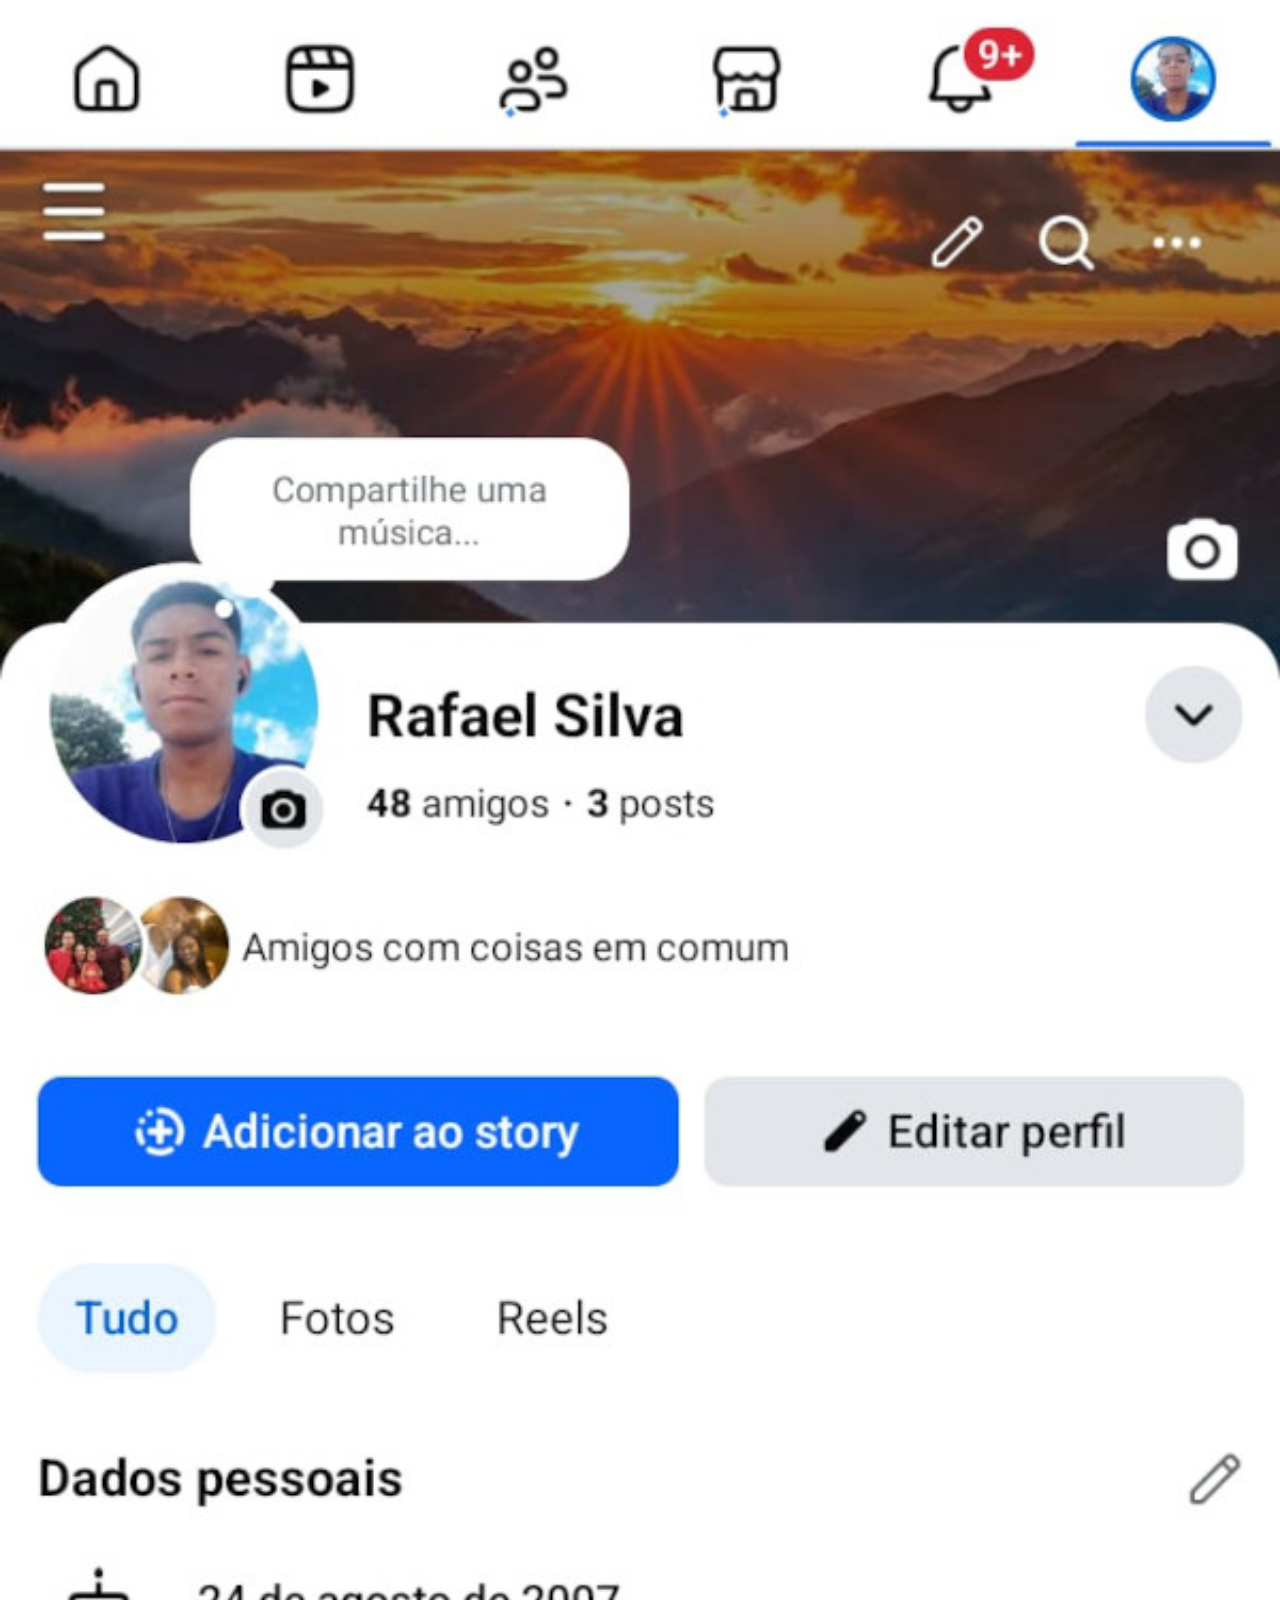
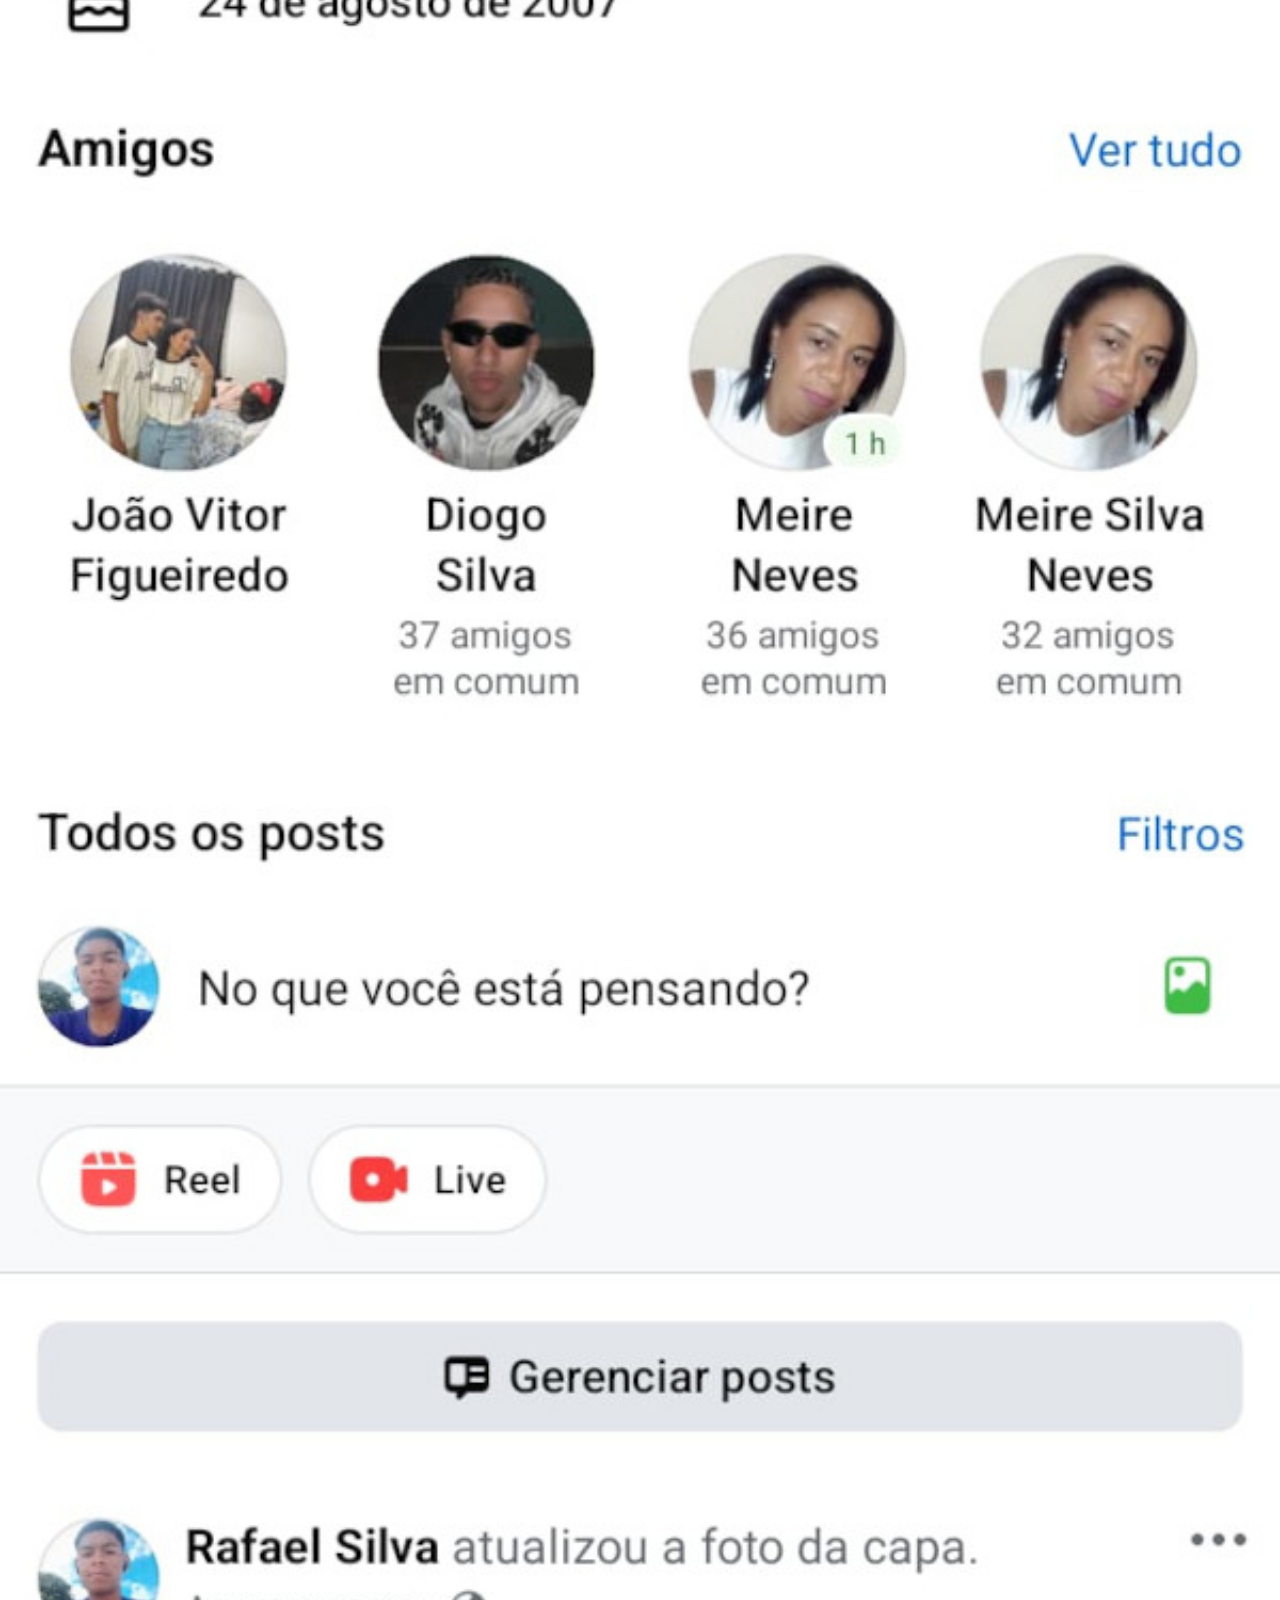
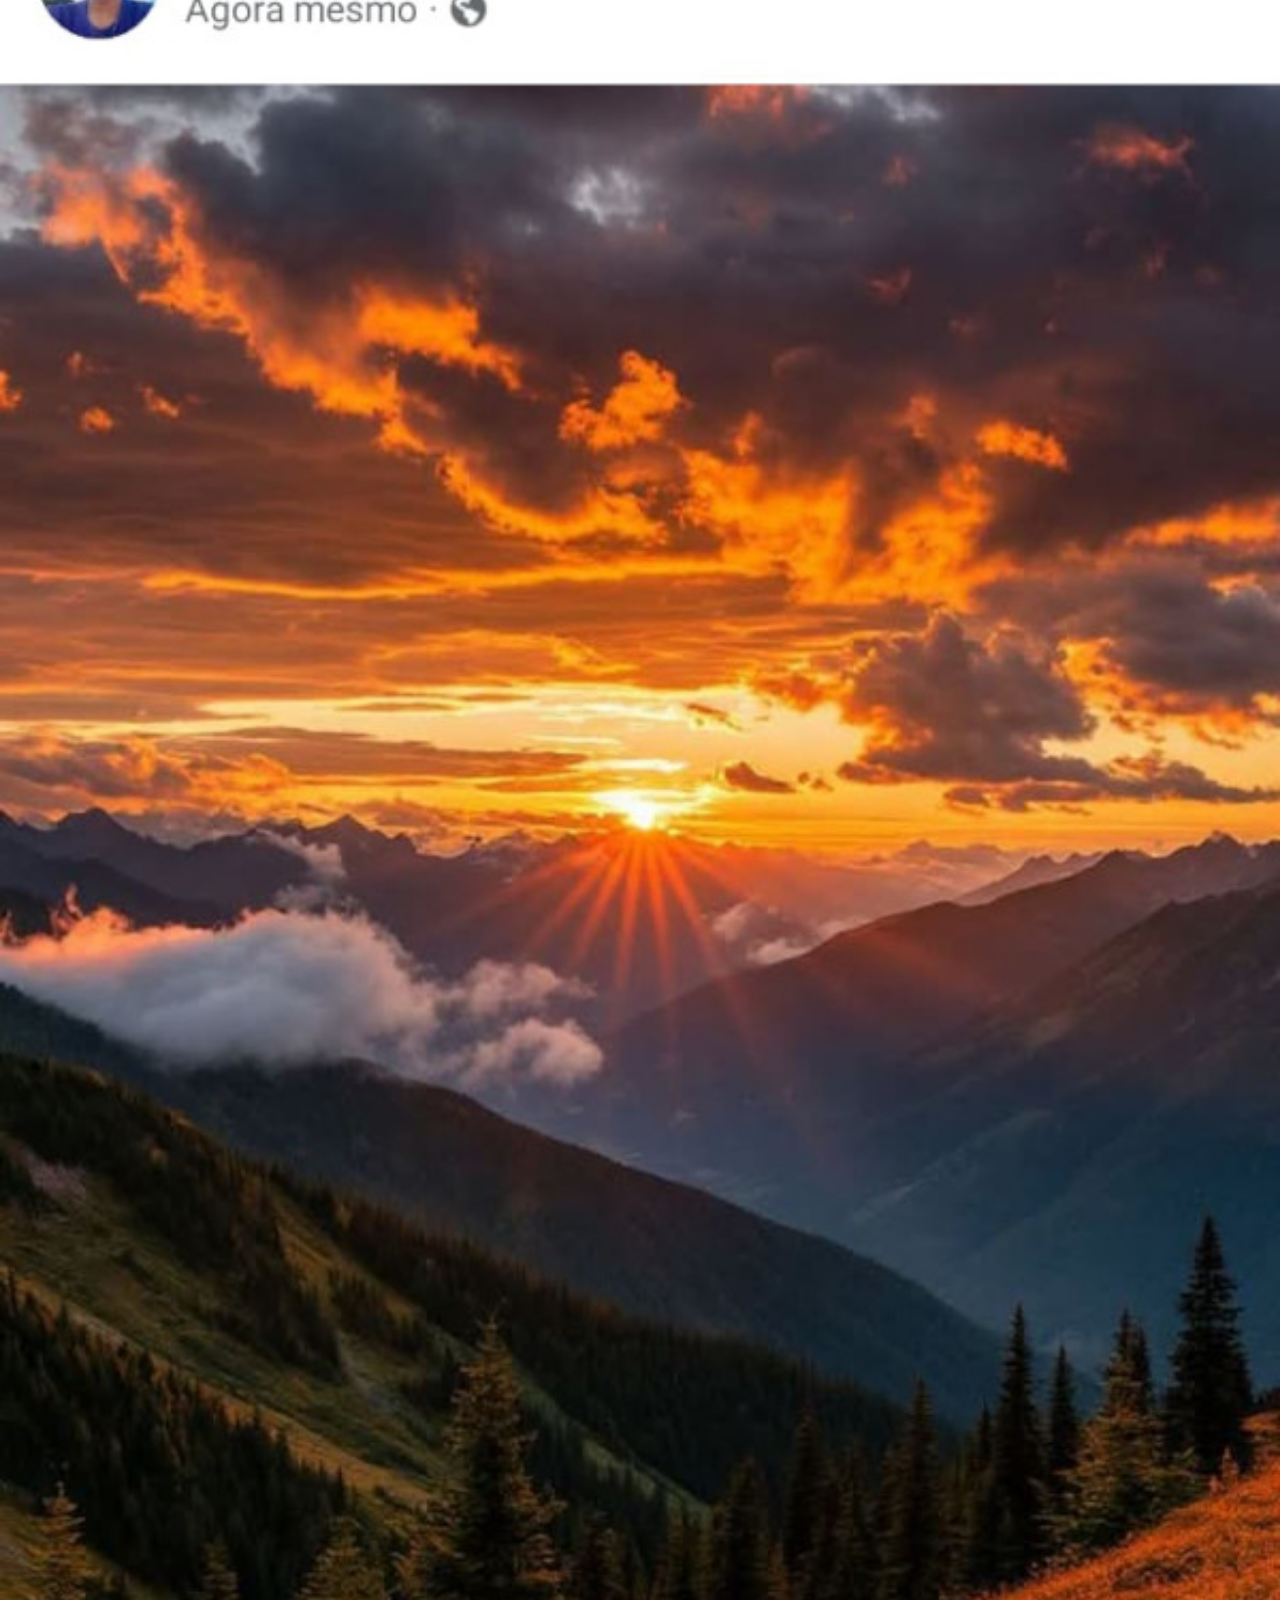
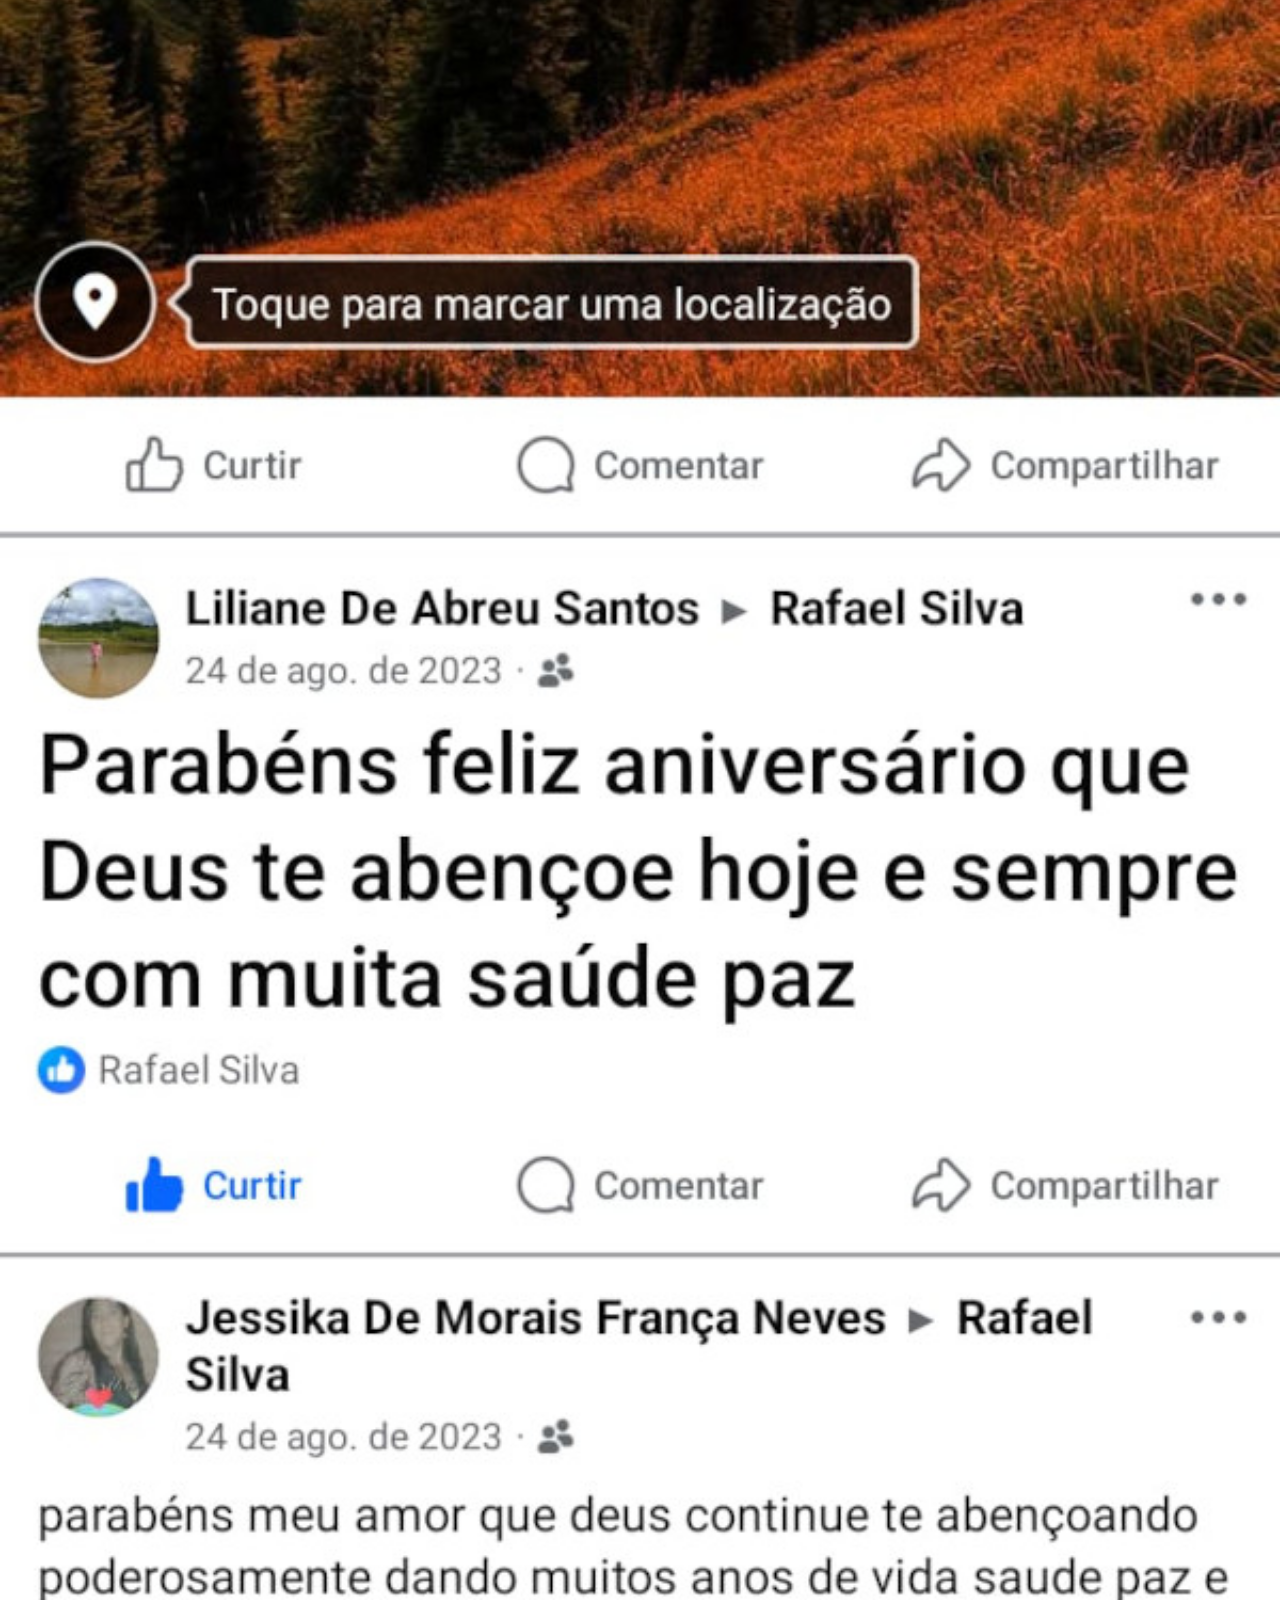
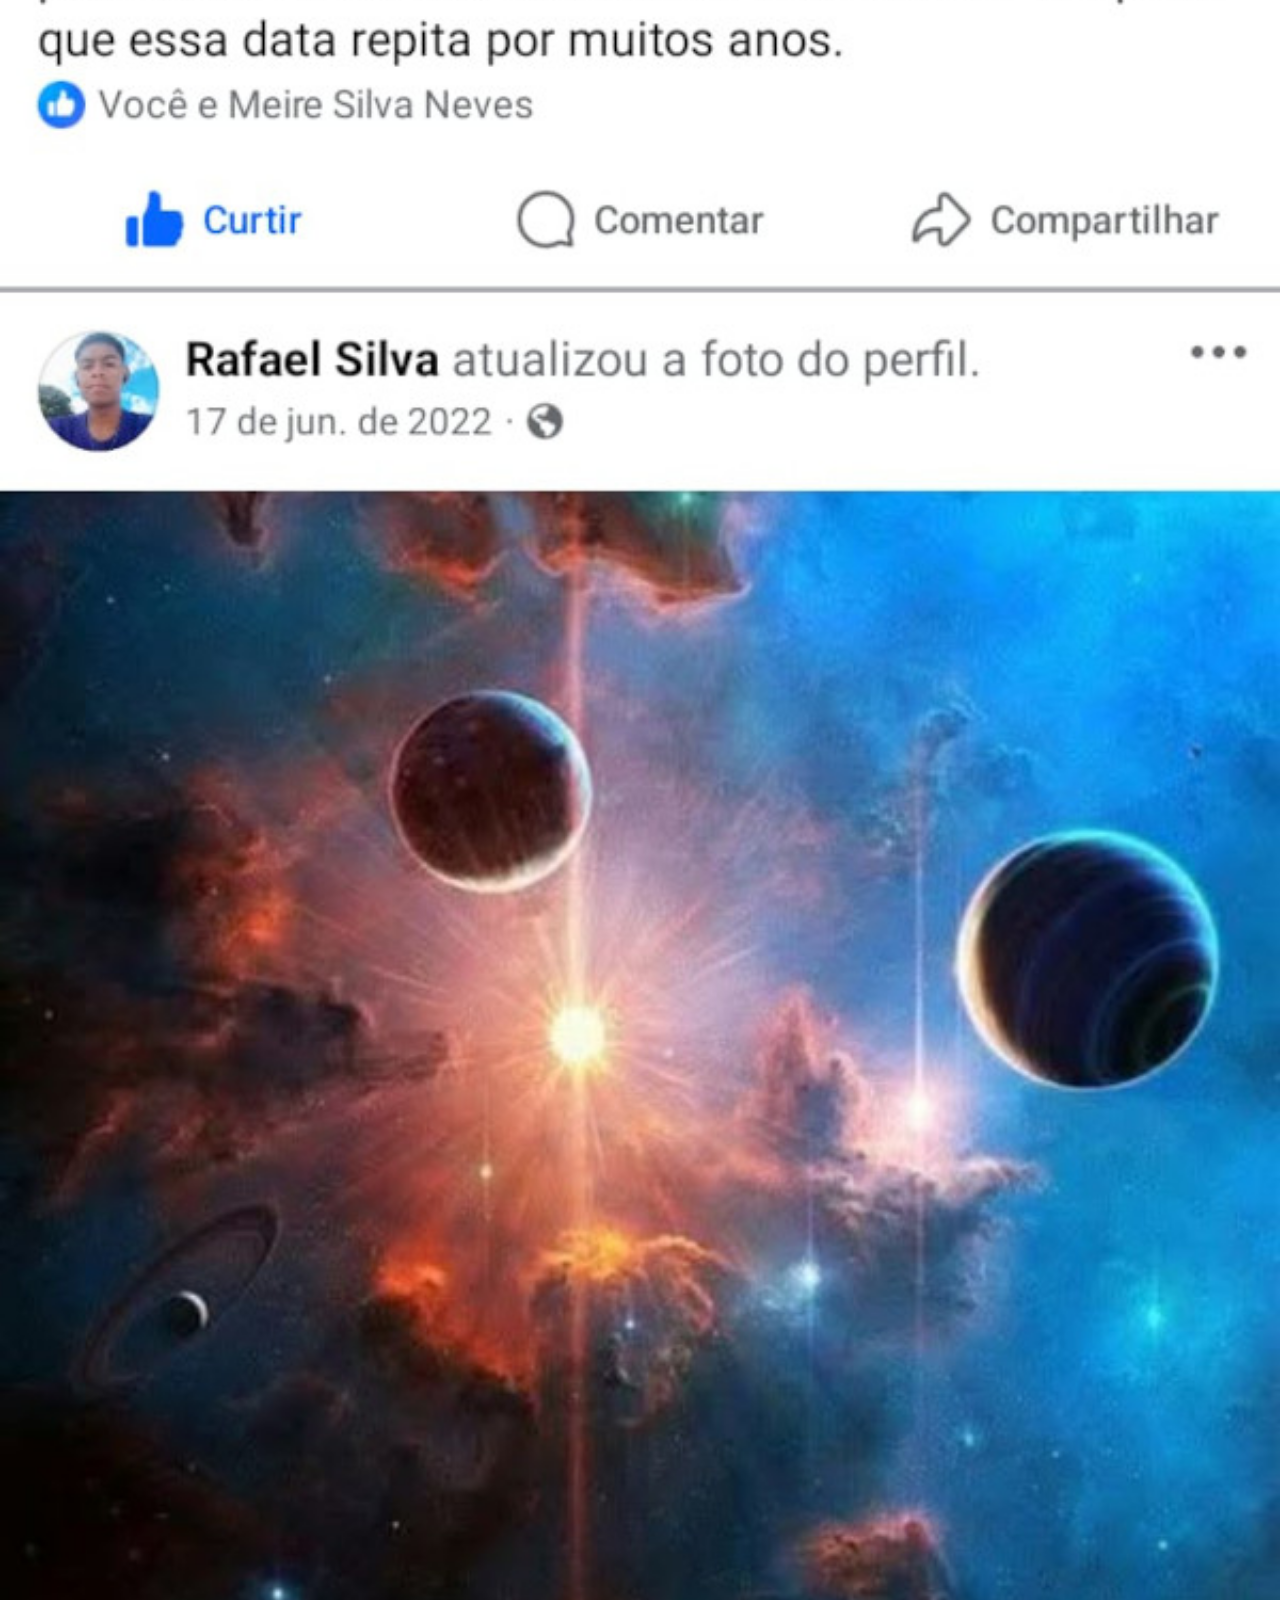
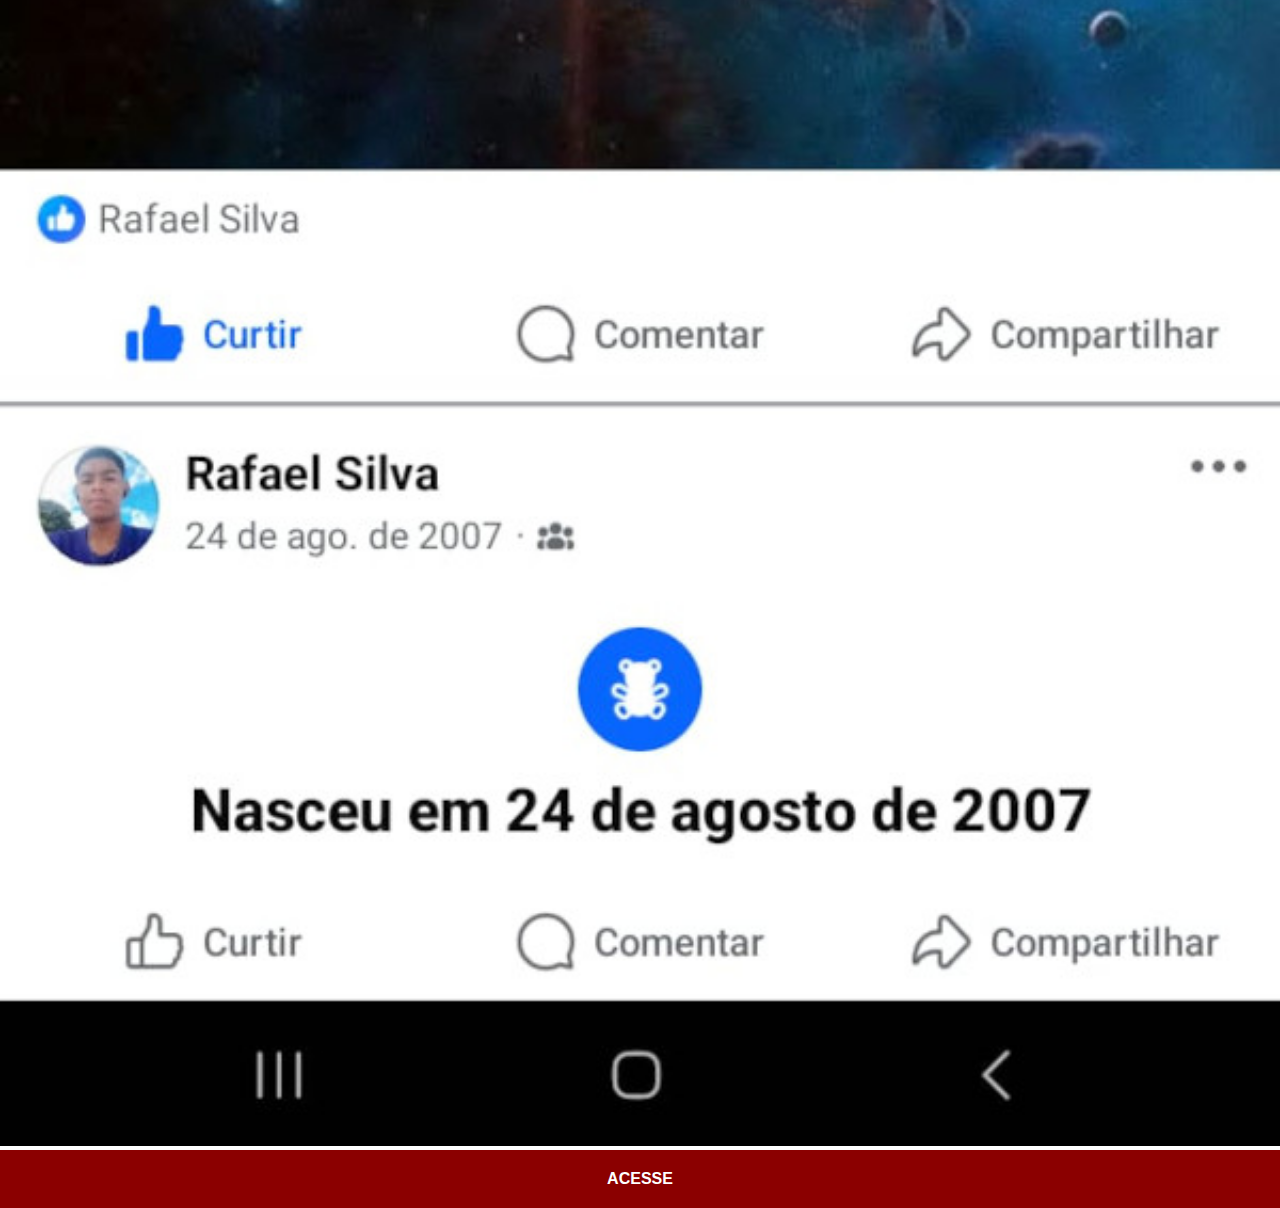
<file: facebook.html>
<!DOCTYPE html>
<html lang="en">
<head>
    <meta charset="UTF-8">
    <meta name="viewport" content="width=device-width, initial-scale=1.0">
    <title>Document</title>
    <link rel="stylesheet" href="estilos/social.css">
</head>
<body>
    <img src="imagens/facebook.jpg" alt="">
    <a href="https://www.facebook.com/profile.php?id=100082710600541" target="_blank">ACESSE</a>
</body>
</html>
</file>
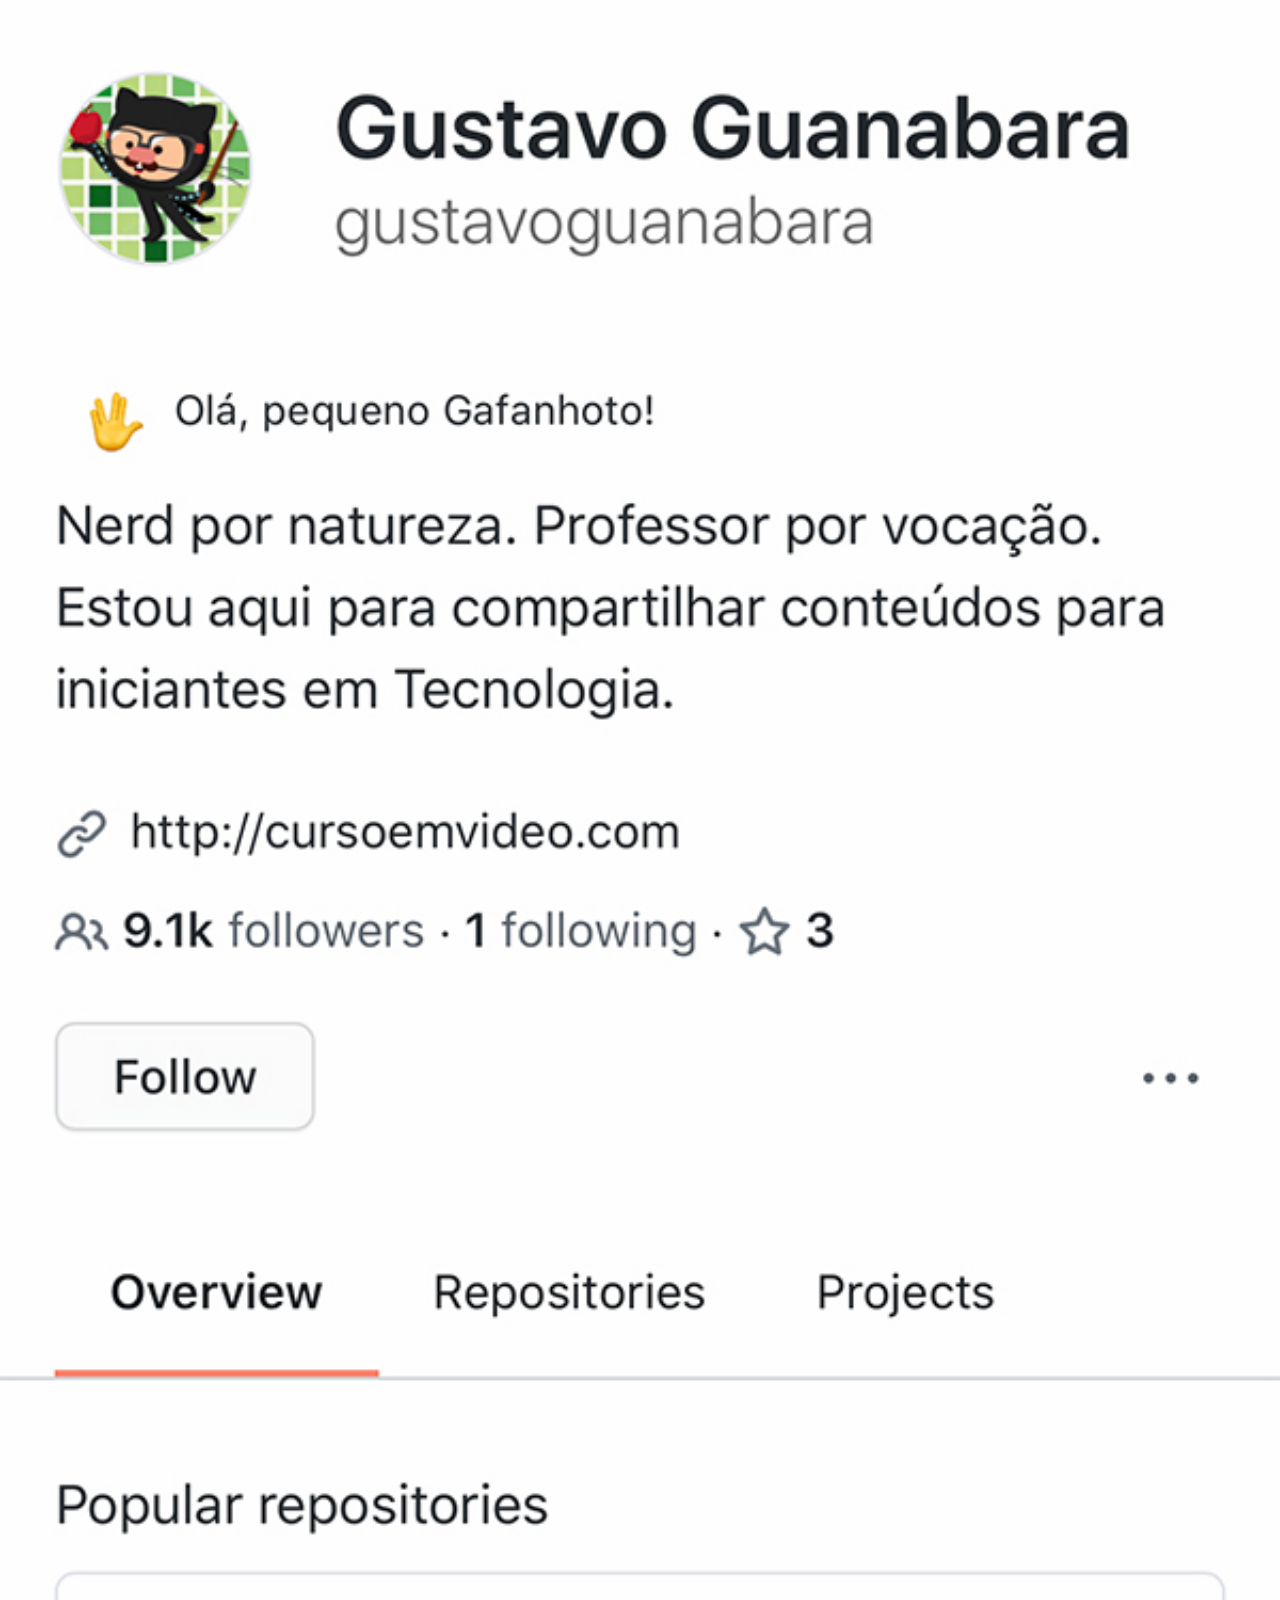
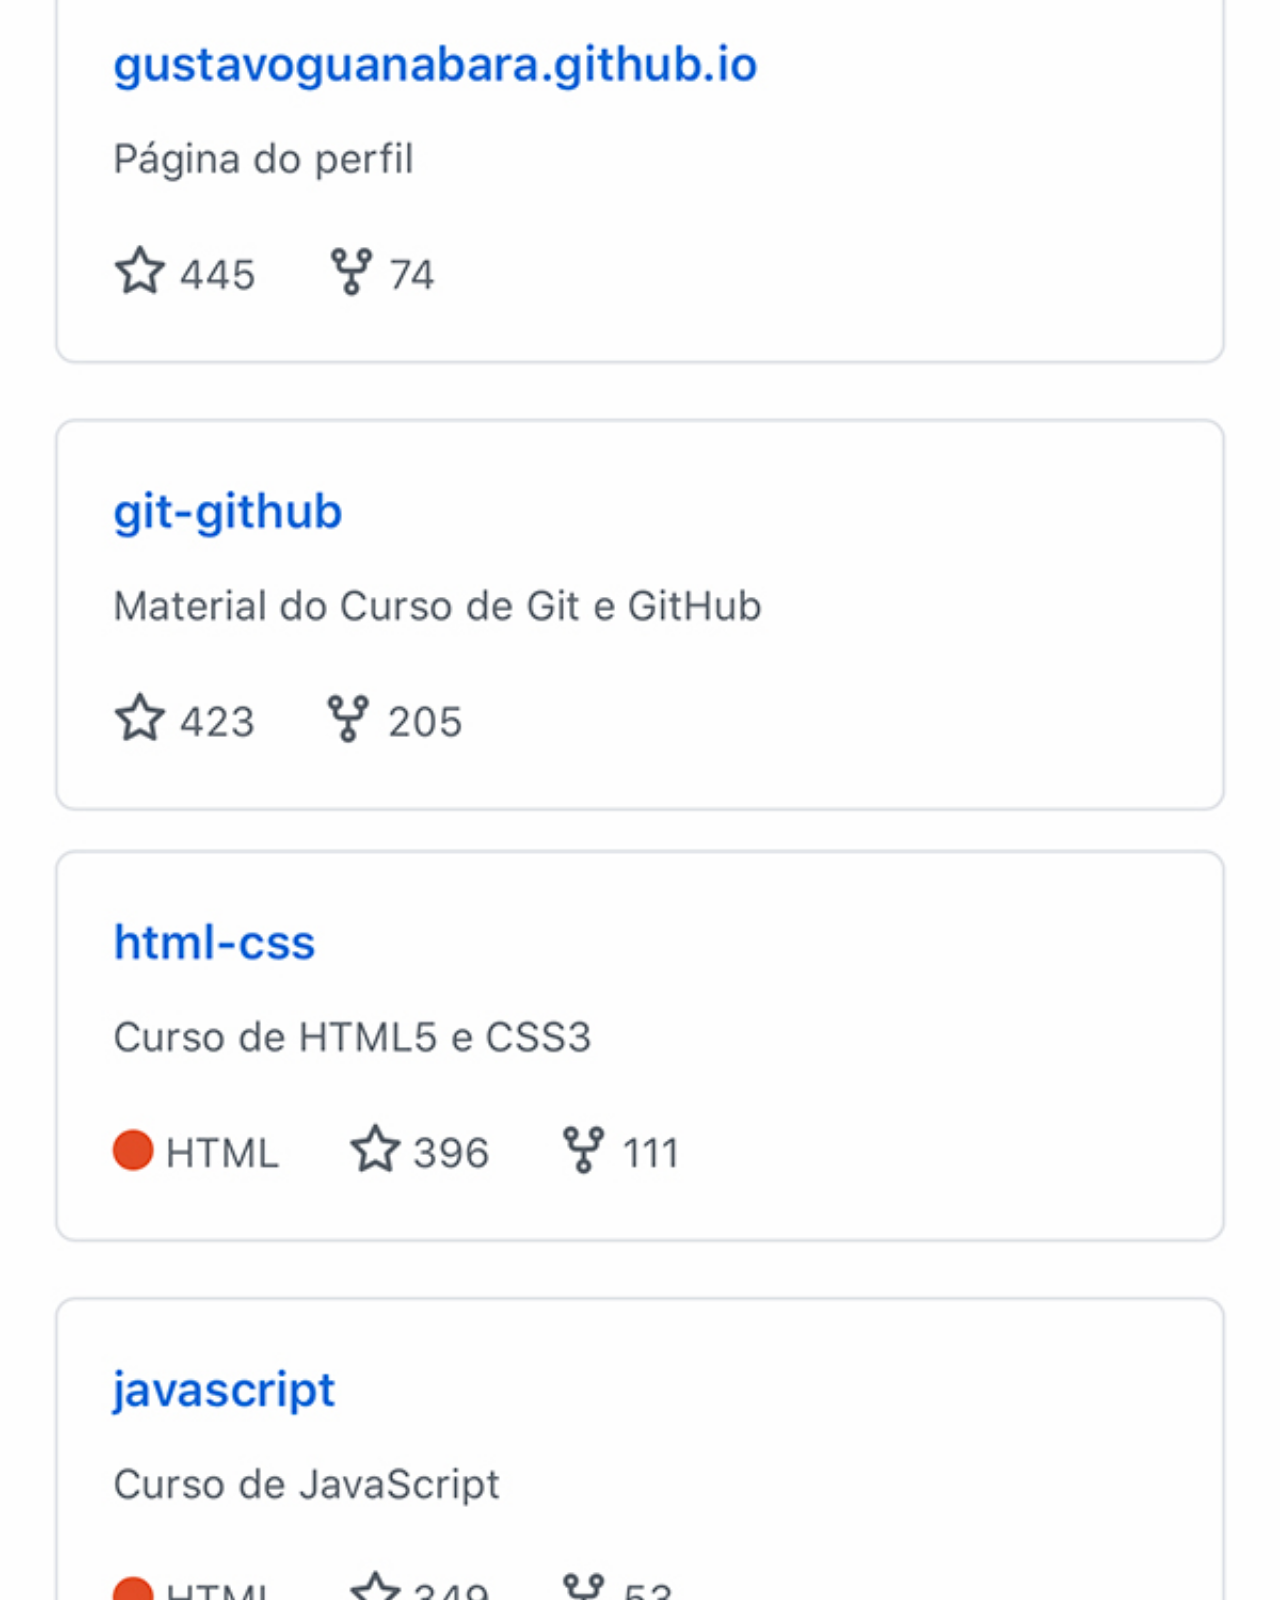
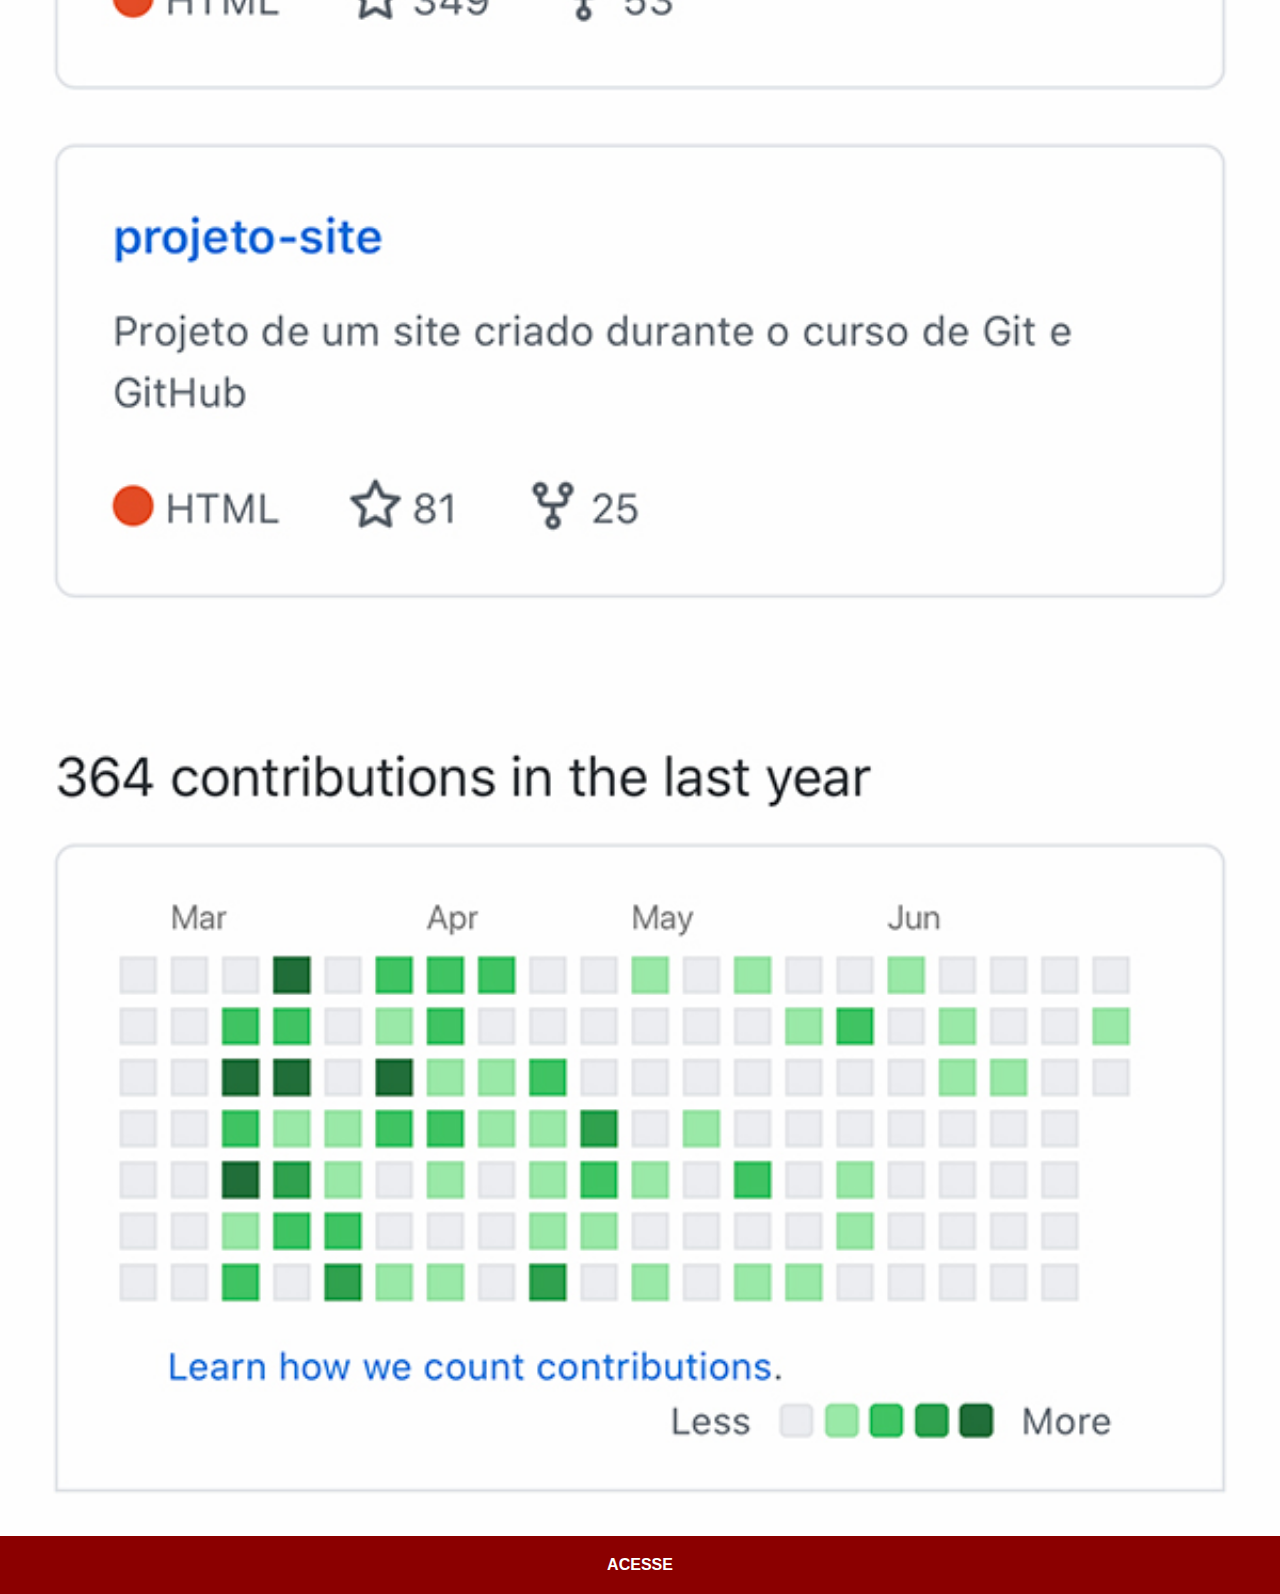
<file: github.html>
<!DOCTYPE html>
<html lang="en">
<head>
    <meta charset="UTF-8">
    <meta name="viewport" content="width=device-width, initial-scale=1.0">
    <title>Document</title>
    <link rel="stylesheet" href="estilos/social.css">
</head>
<body>
    <img src="../imagens/tela-github.jpg" alt="">
    <a href="https://gustavoguanabara.github.io/" target="_blank">ACESSE</a>
</body>
</html>
</file>
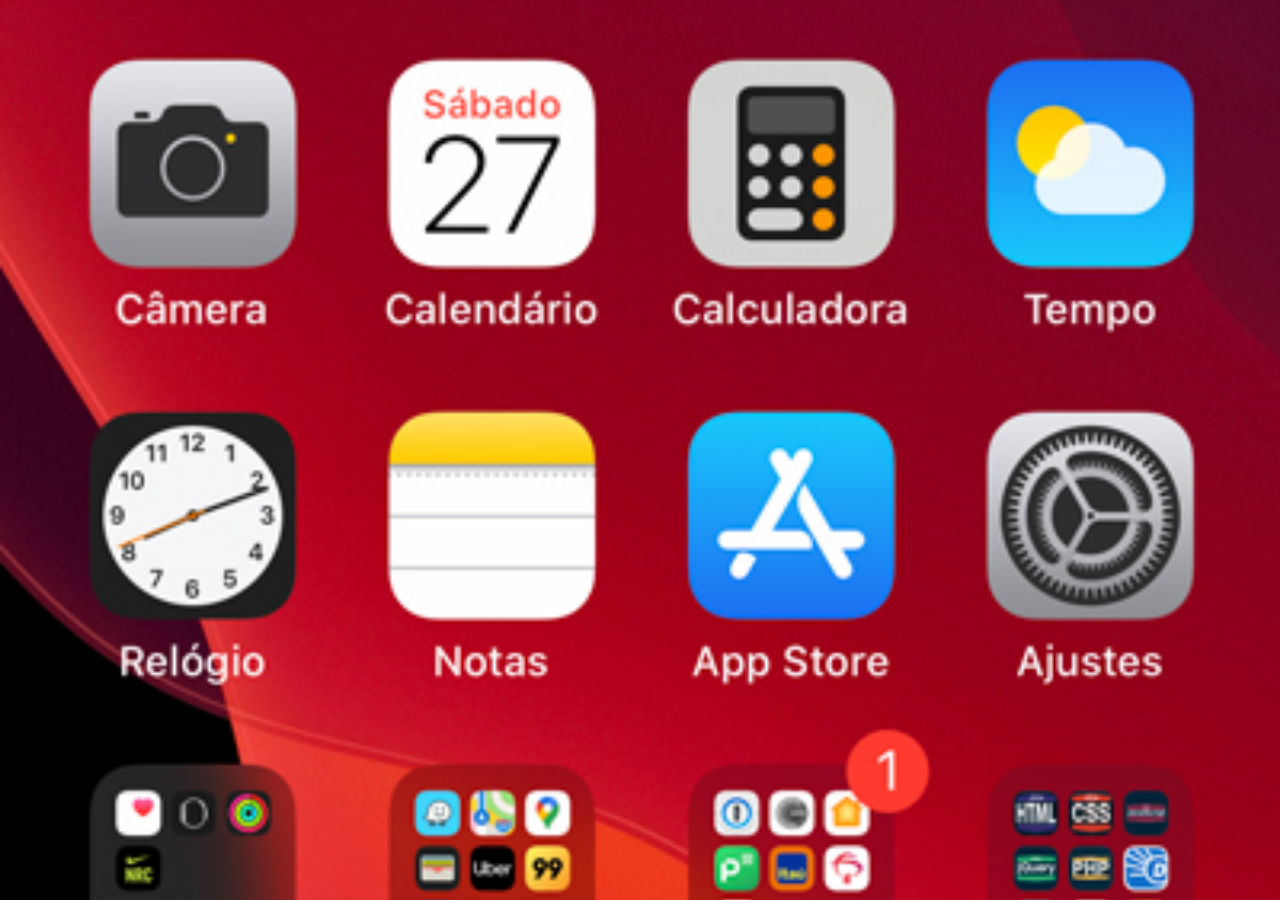
<file: home.html>
<!DOCTYPE html>
<html lang="pt-BR">
<head>
    <meta charset="UTF-8">
    <meta name="viewport" content="width=device-width, initial-scale=1.0">
    <title>Home</title>
    <style>
        * {
            margin: 0;
            padding: 0;
        }

        body {
            width: 100vw;
            height: 100vh;
            background: black url('imagens/tela-home.jpg') no-repeat top center;
            background-size: cover;
        }
    </style>
</head>
<body>
    
</body>
</html>
</file>
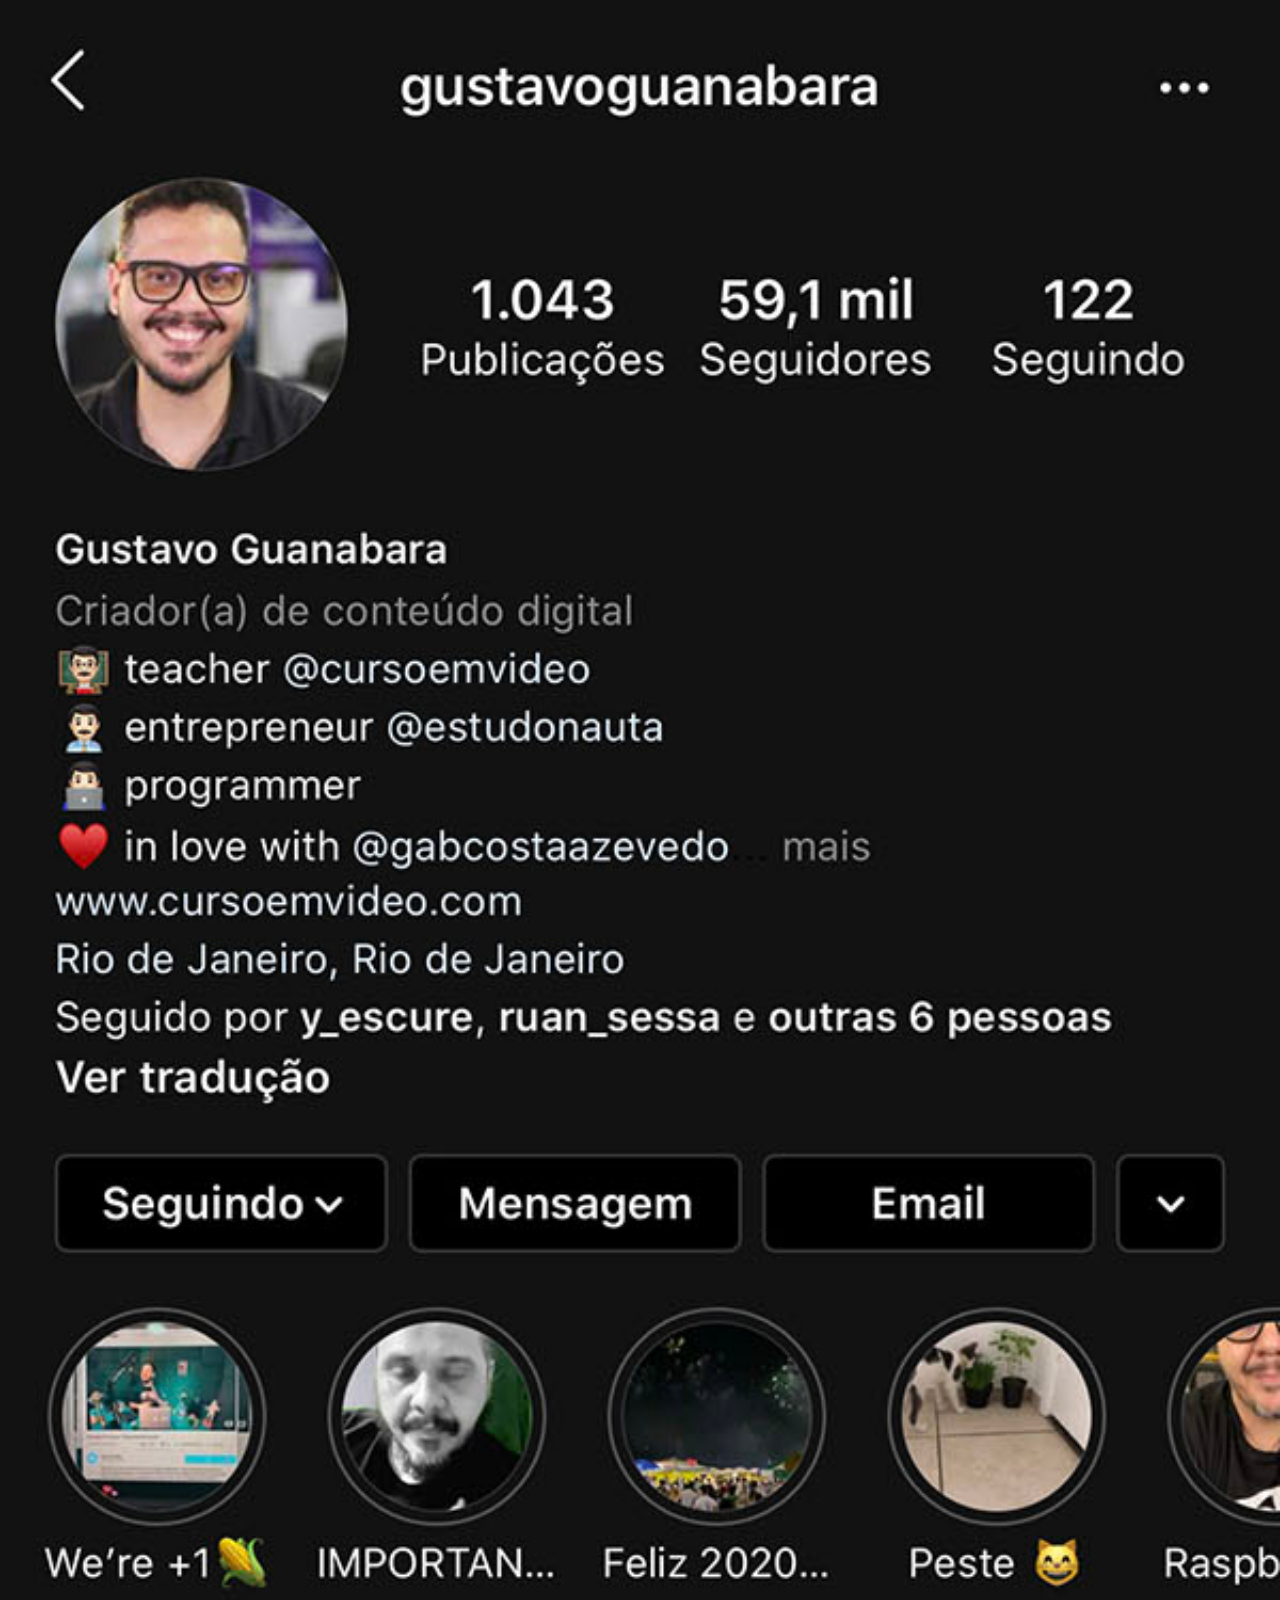
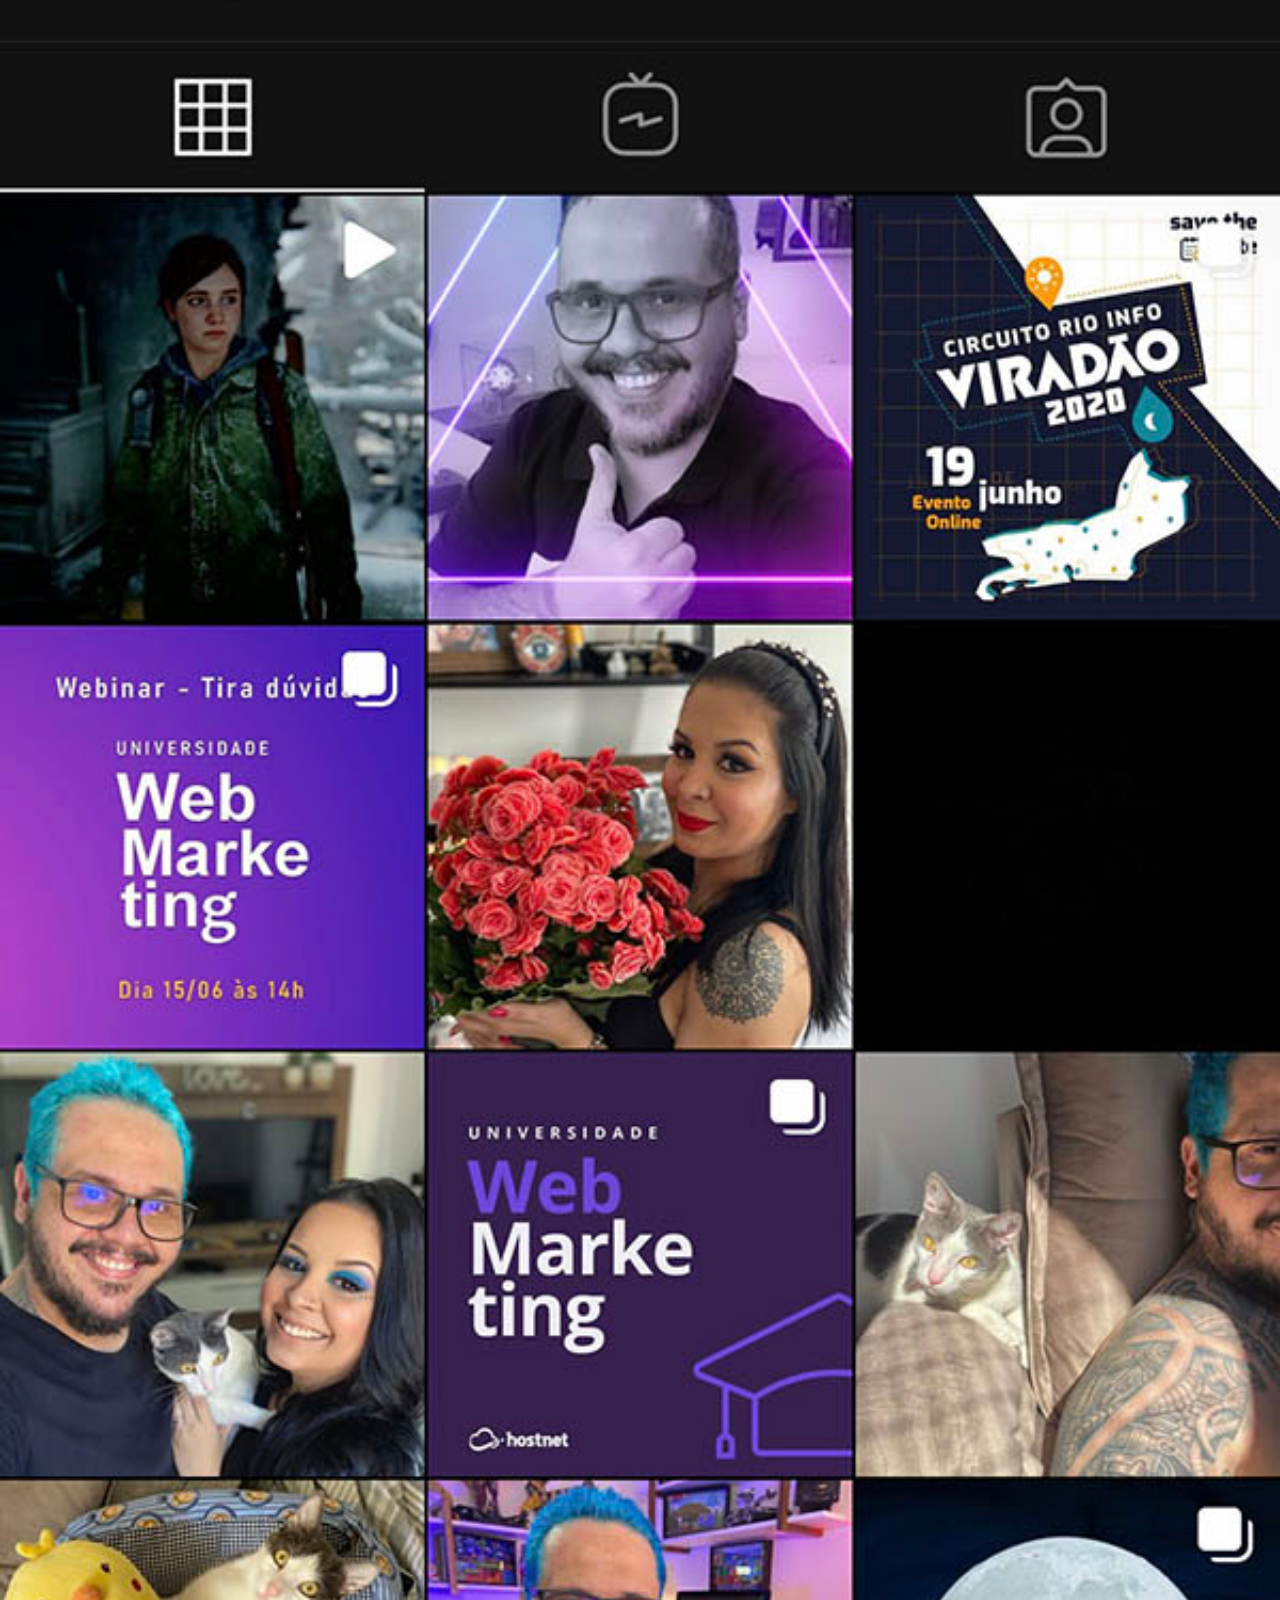
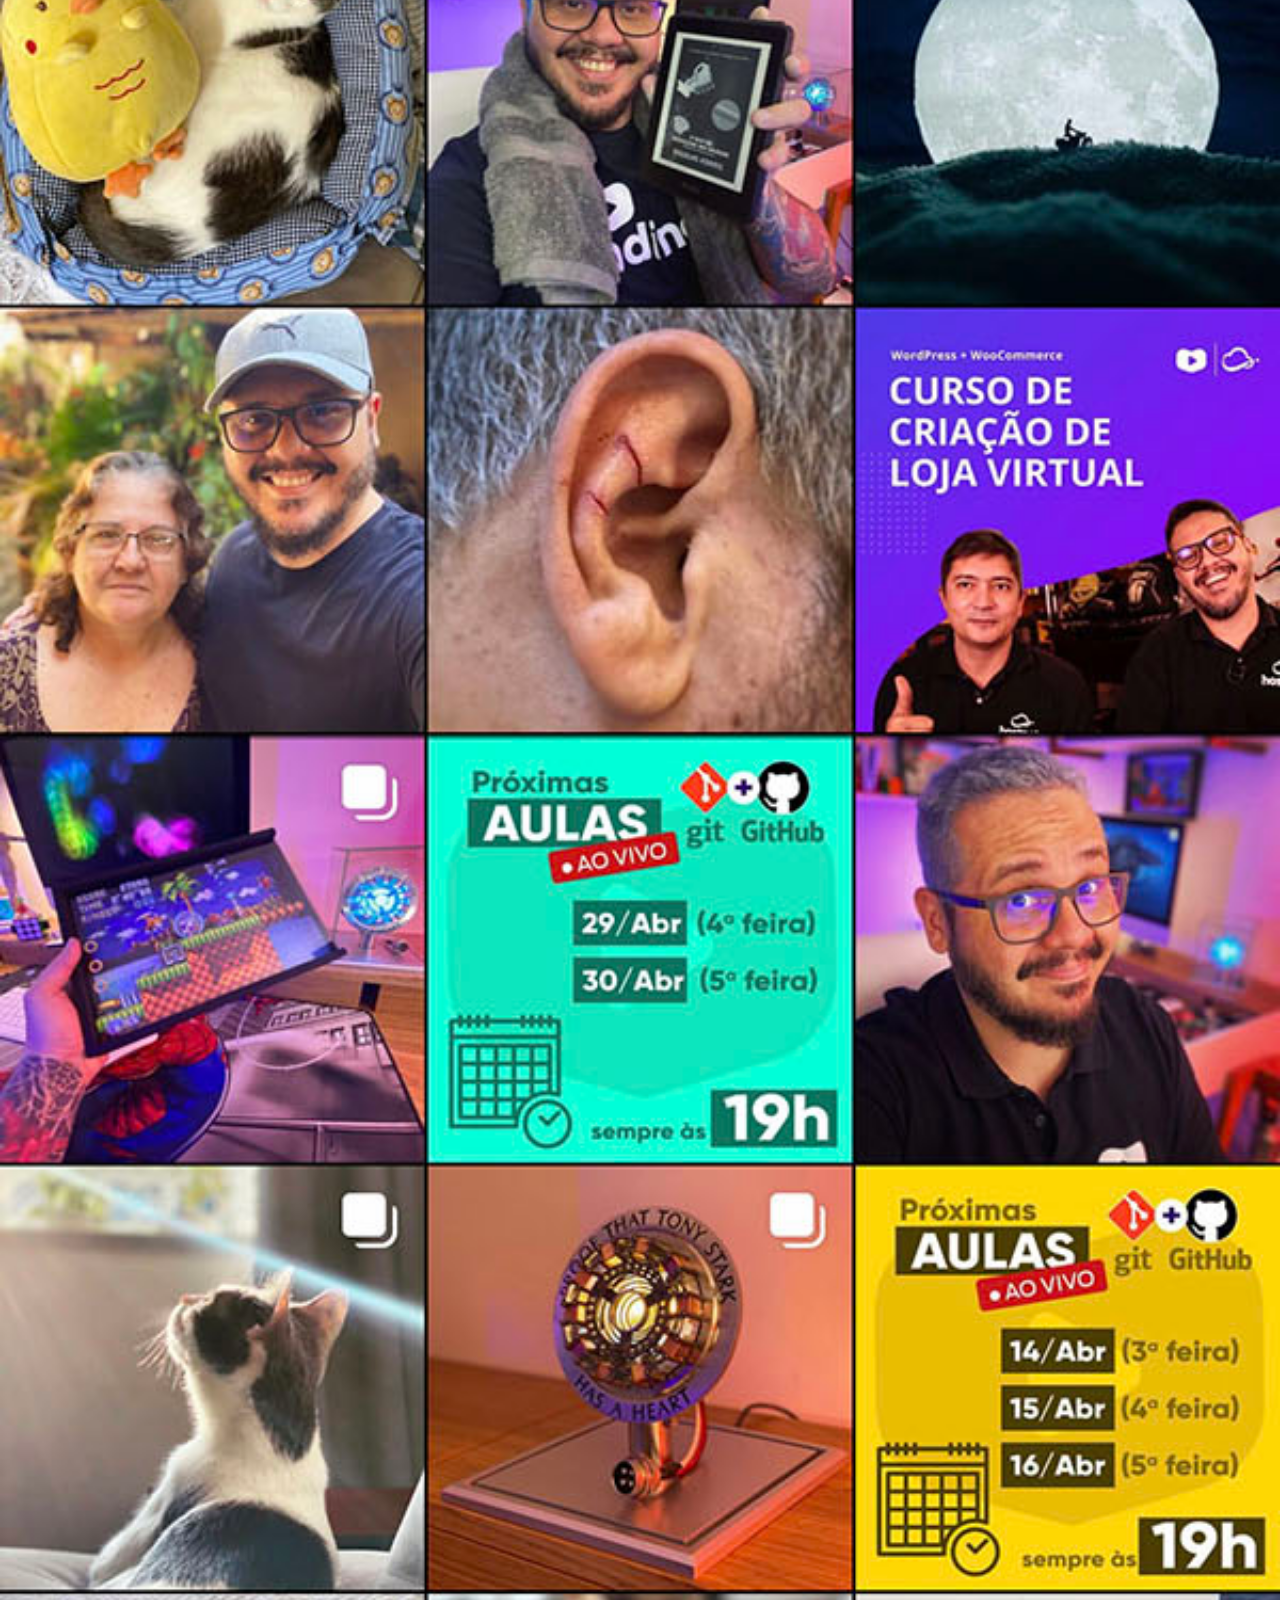
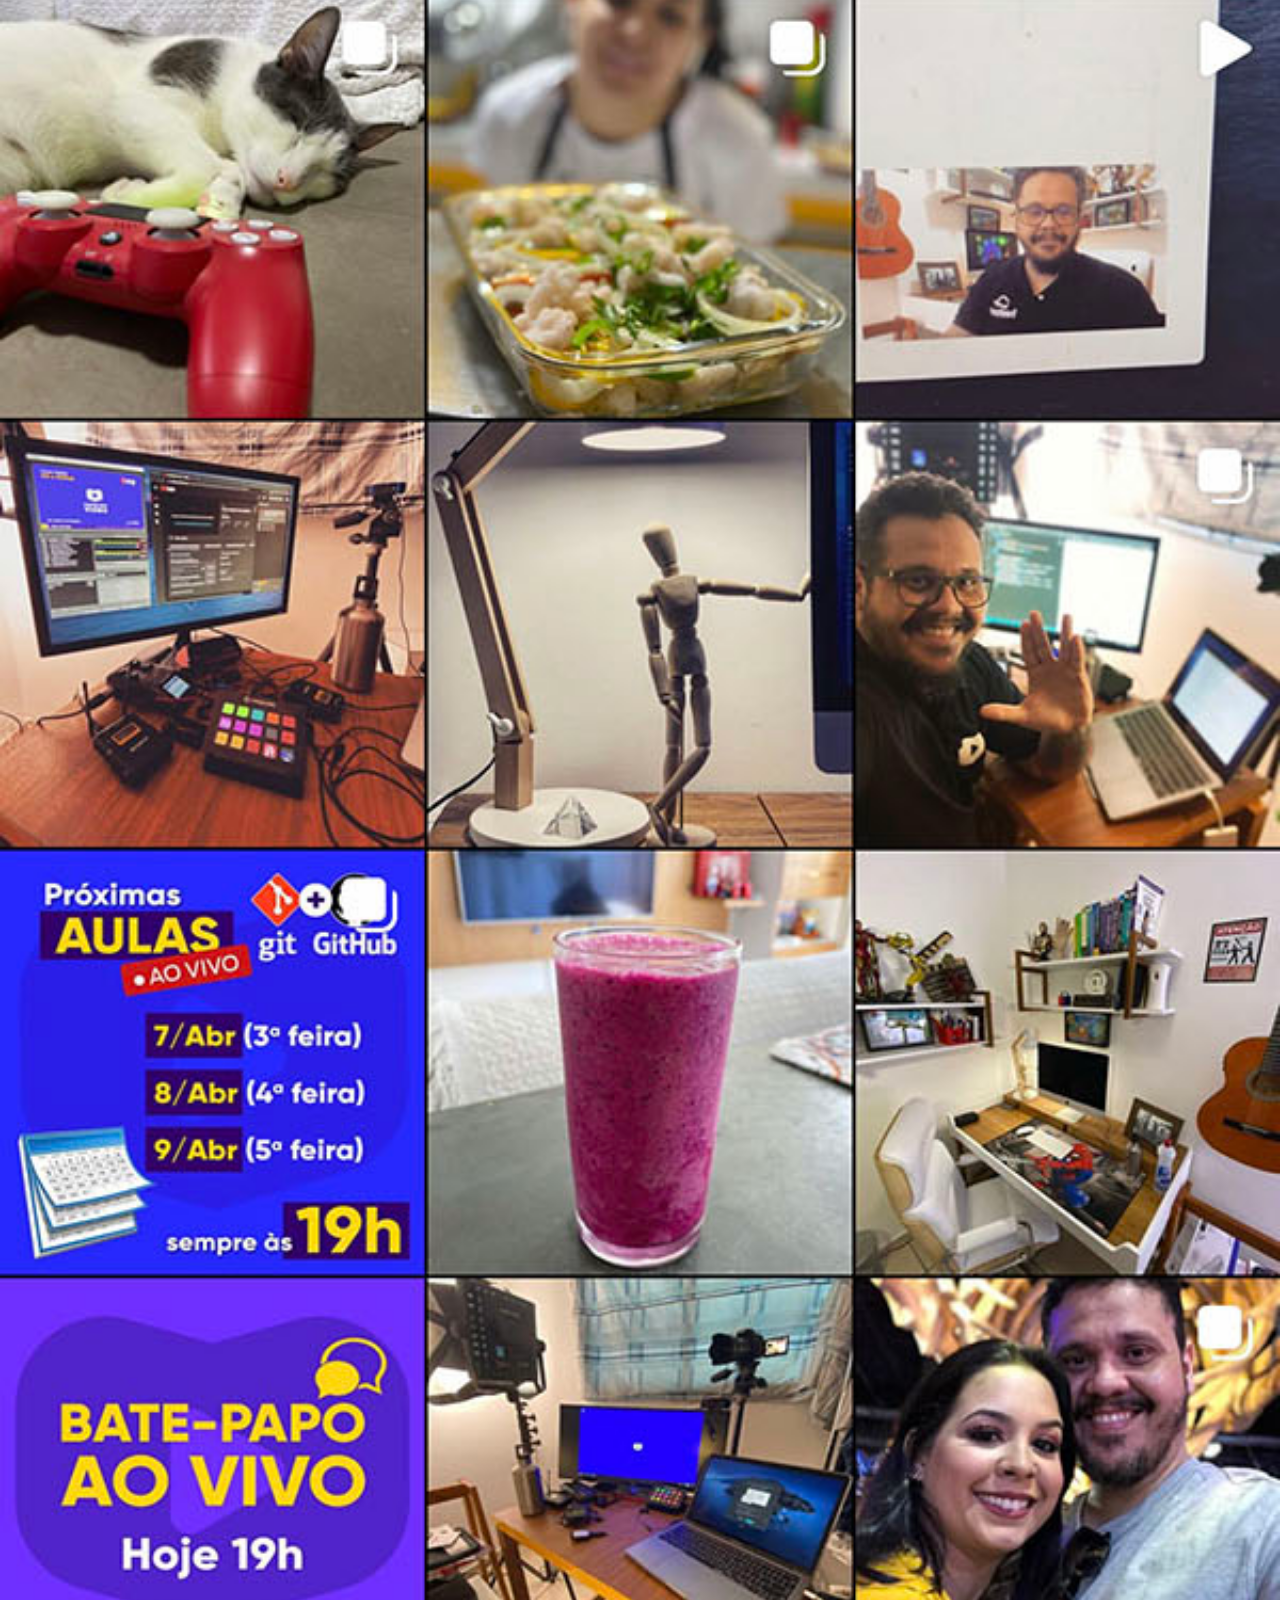
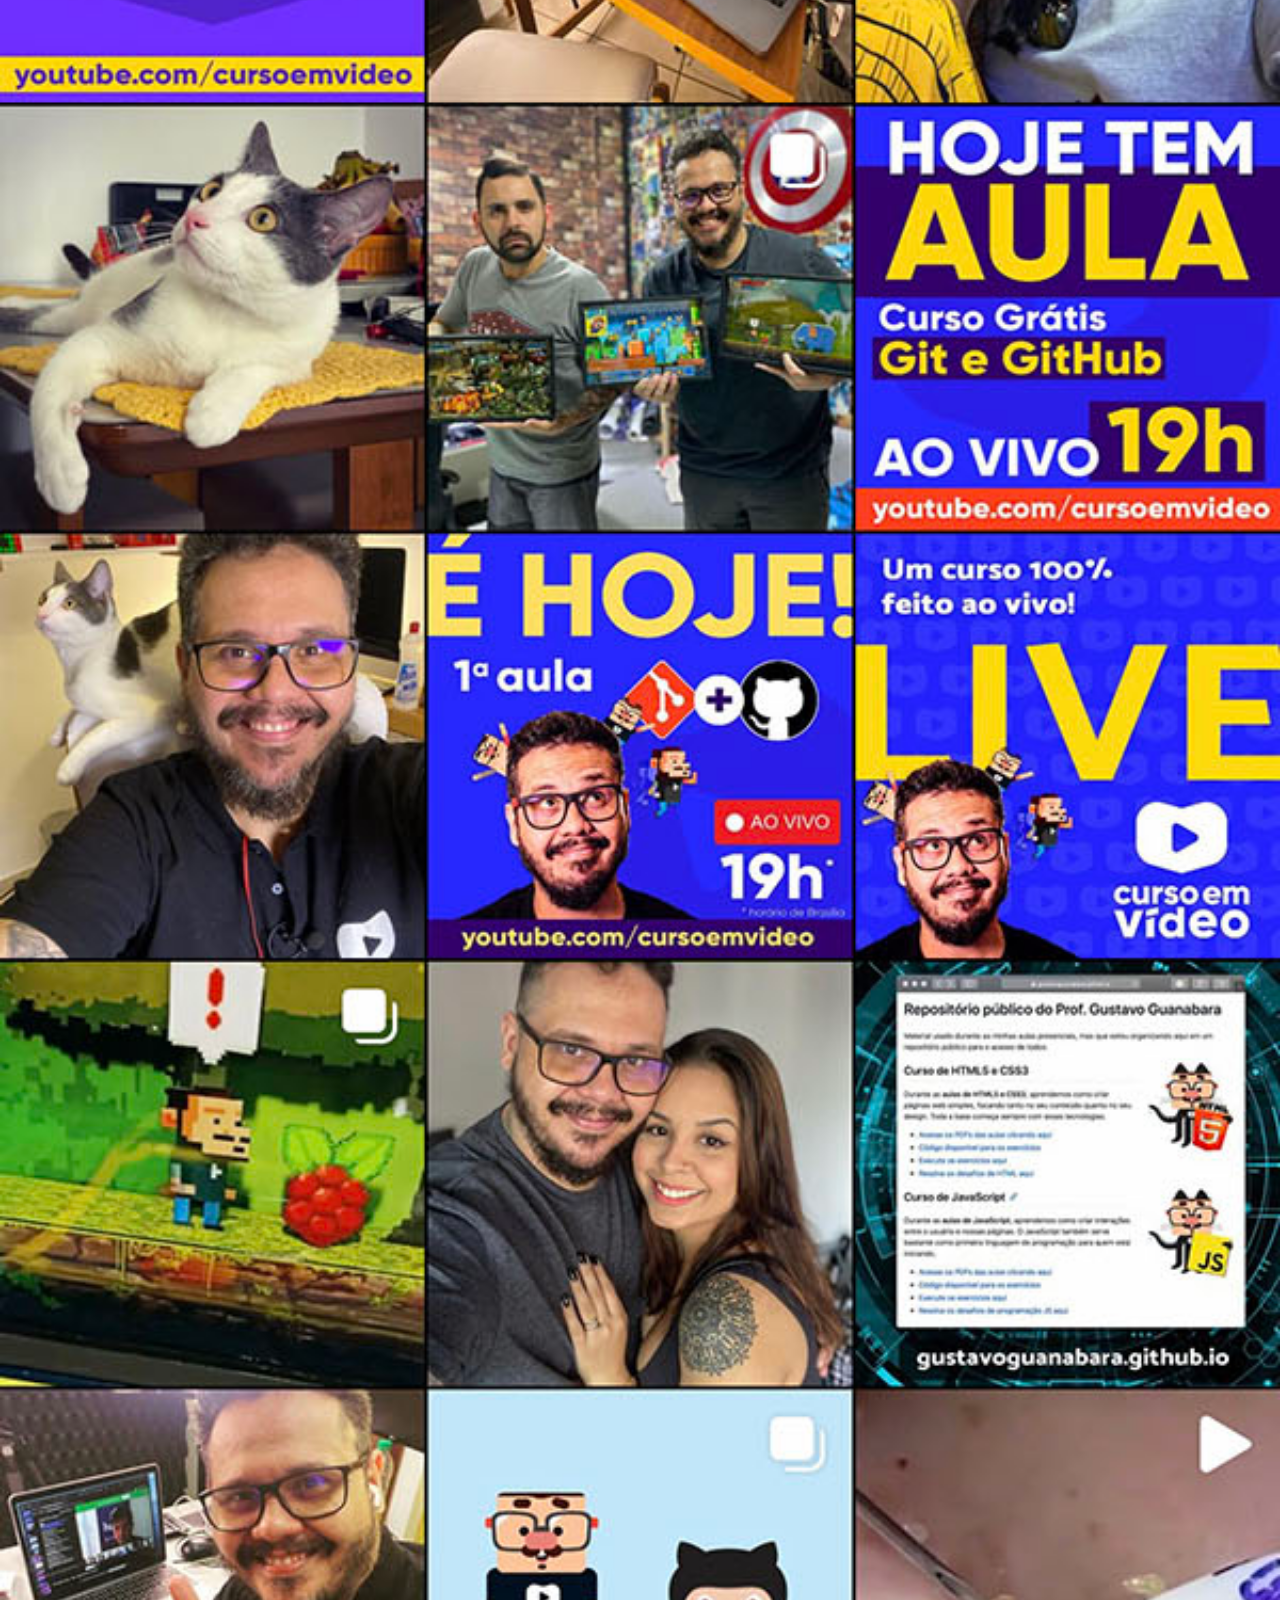
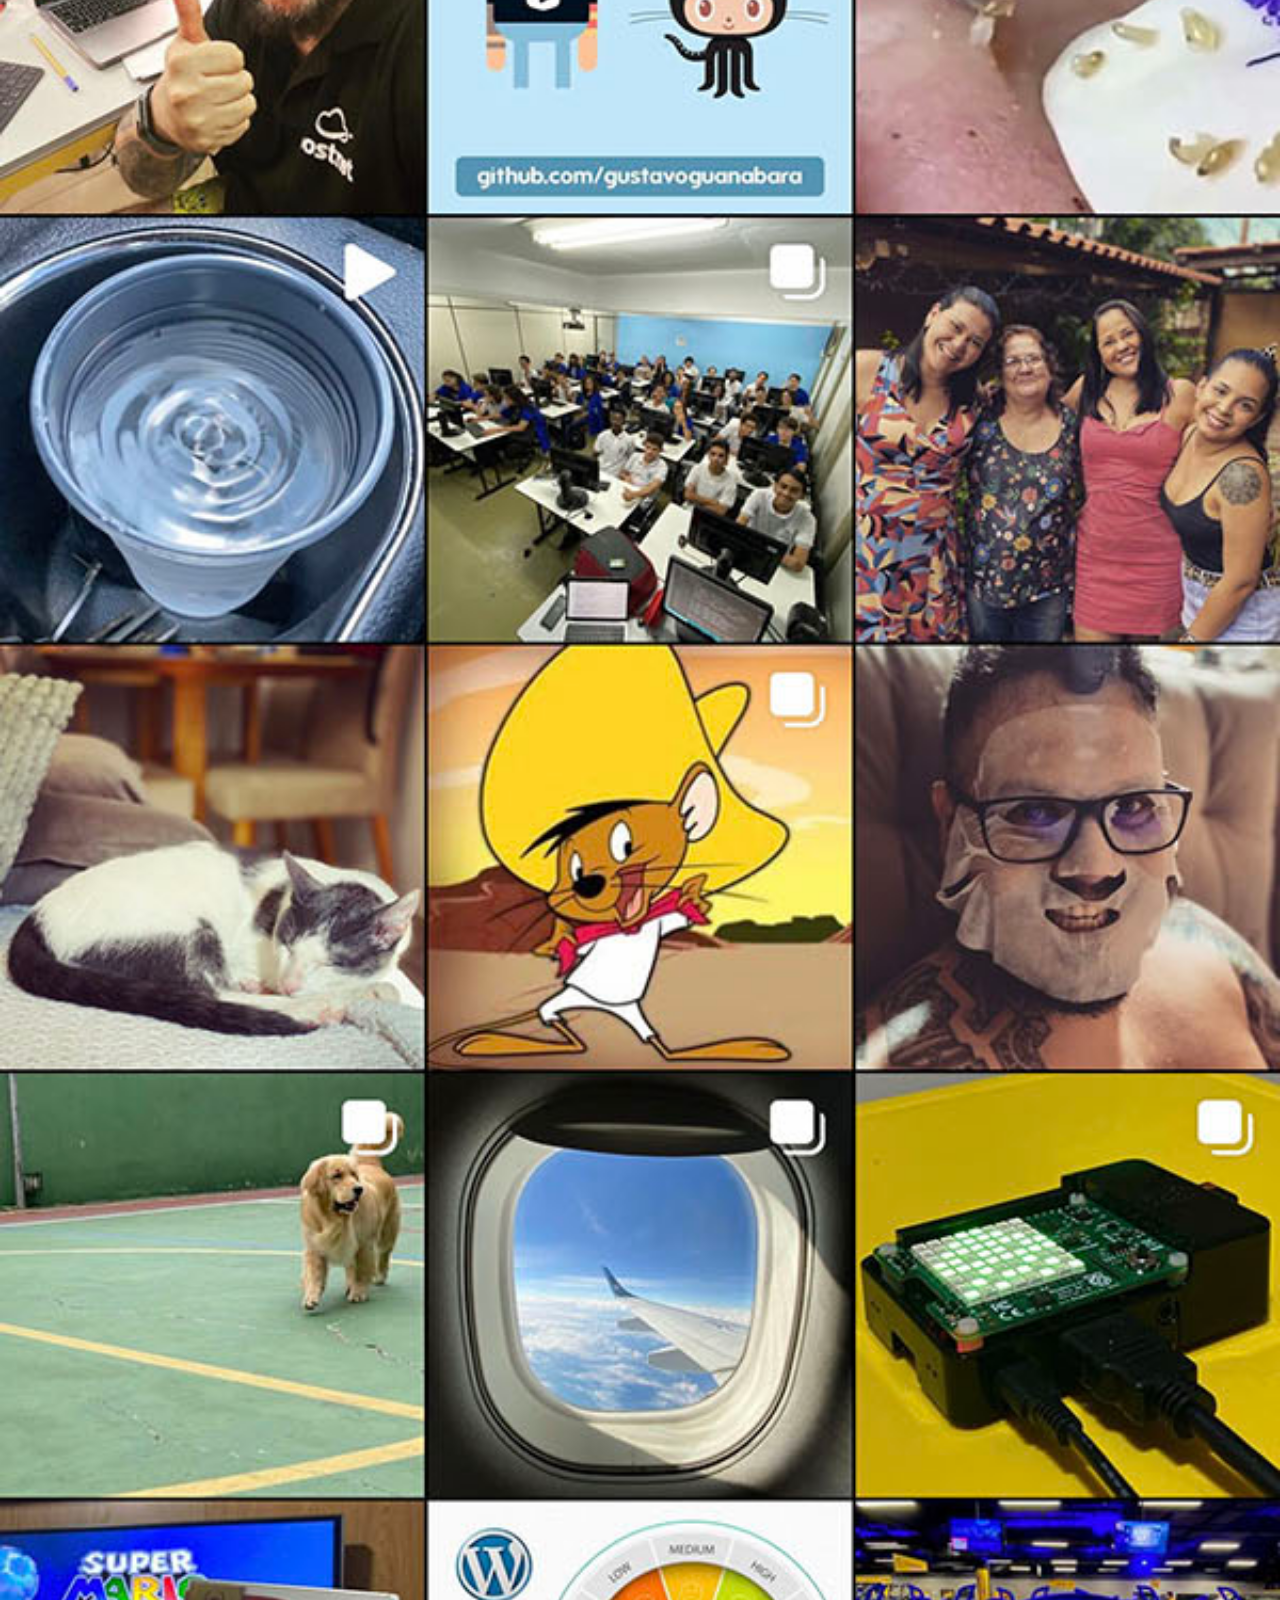
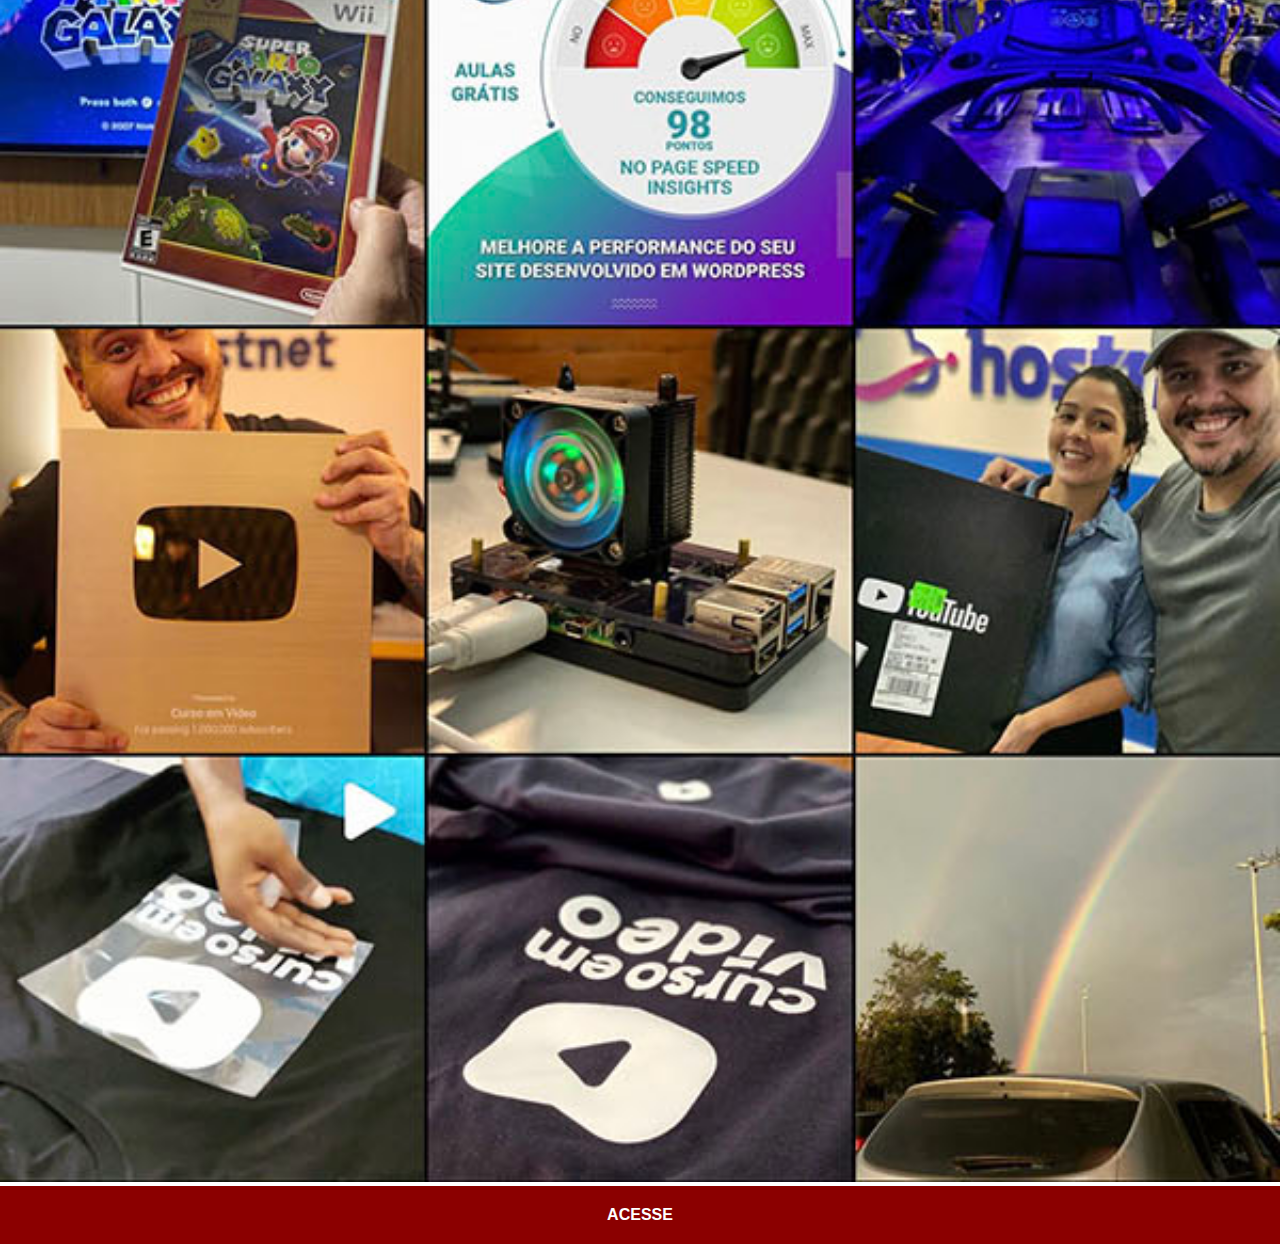
<file: instagram.html>
<!DOCTYPE html>
<html lang="en">
<head>
    <meta charset="UTF-8">
    <meta name="viewport" content="width=device-width, initial-scale=1.0">
    <title>Document</title>
    <link rel="stylesheet" href="estilos/social.css">
</head>
<body>
    <img src="imagens/tela-instagram.jpg" alt="">
    <a href="https://www.instagram.com/gustavoguanabara/" target="_blank">ACESSE</a>
</body>
</html>
</file>
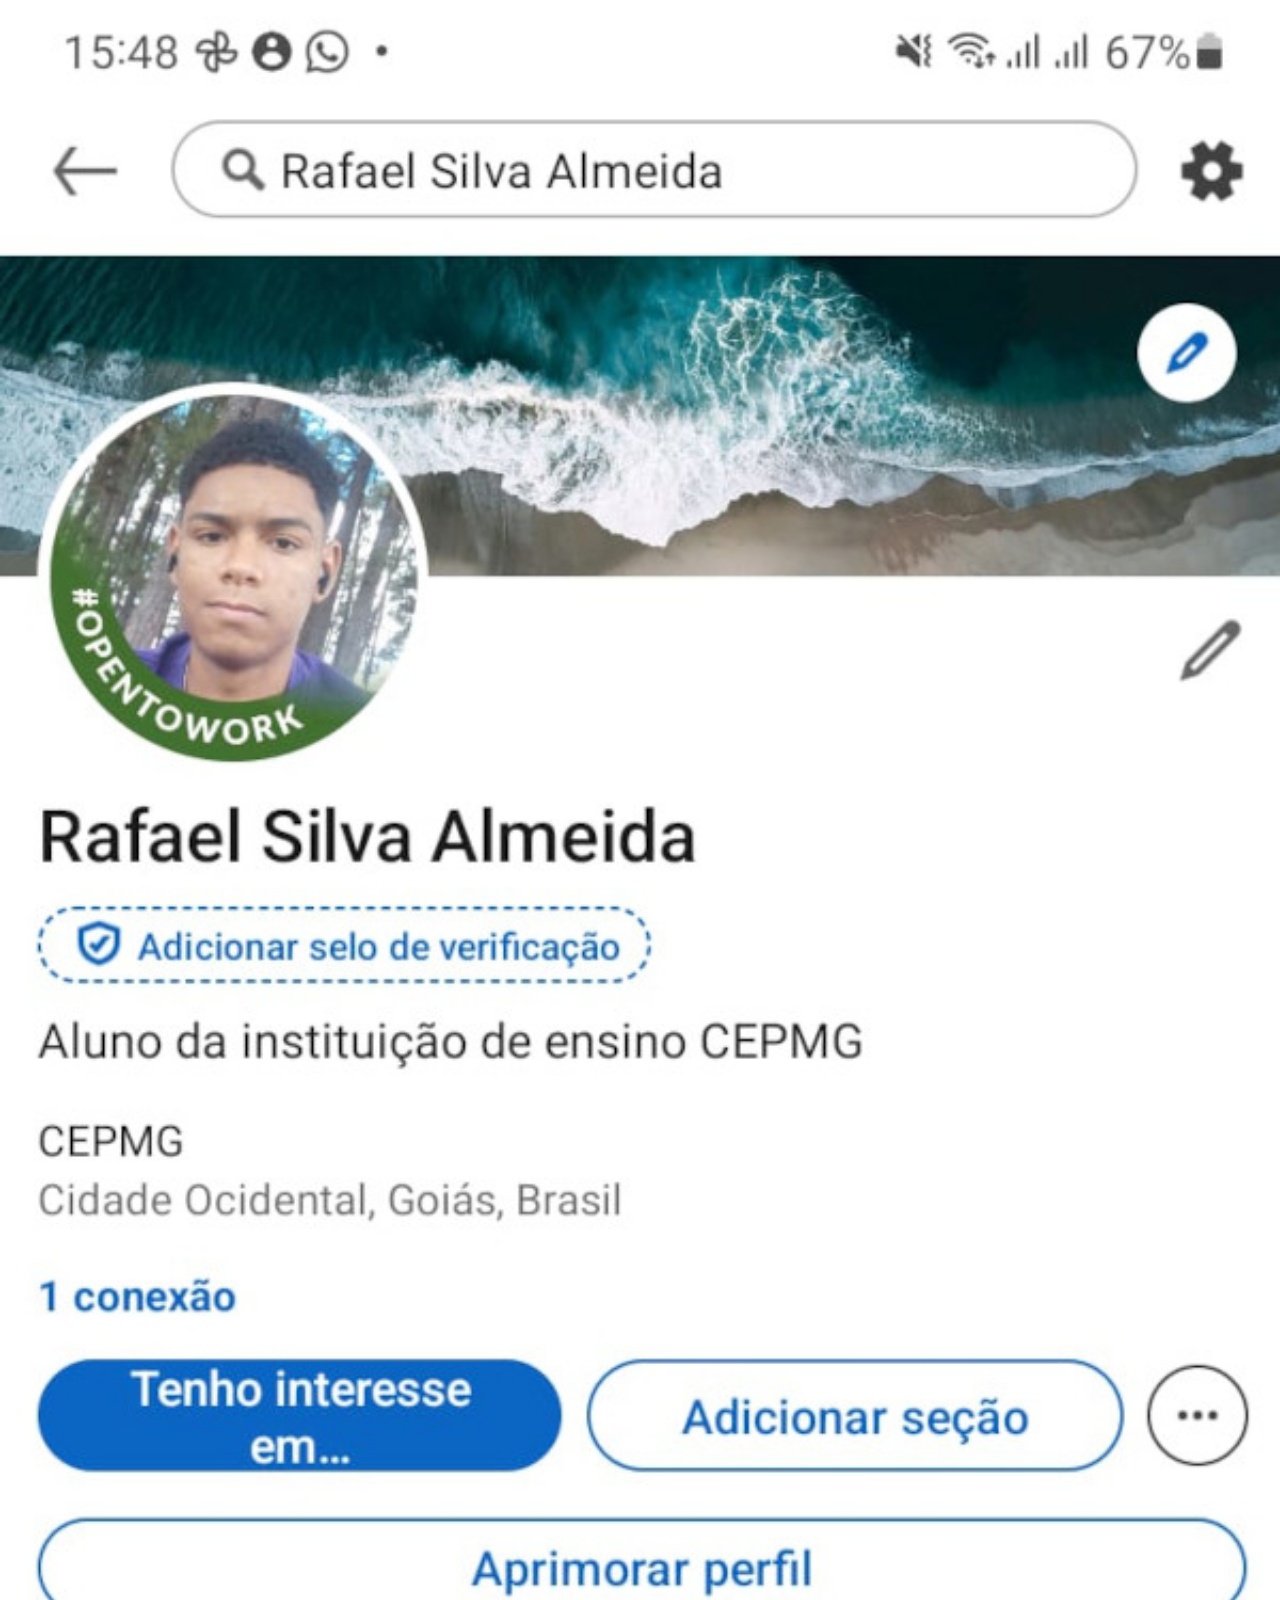
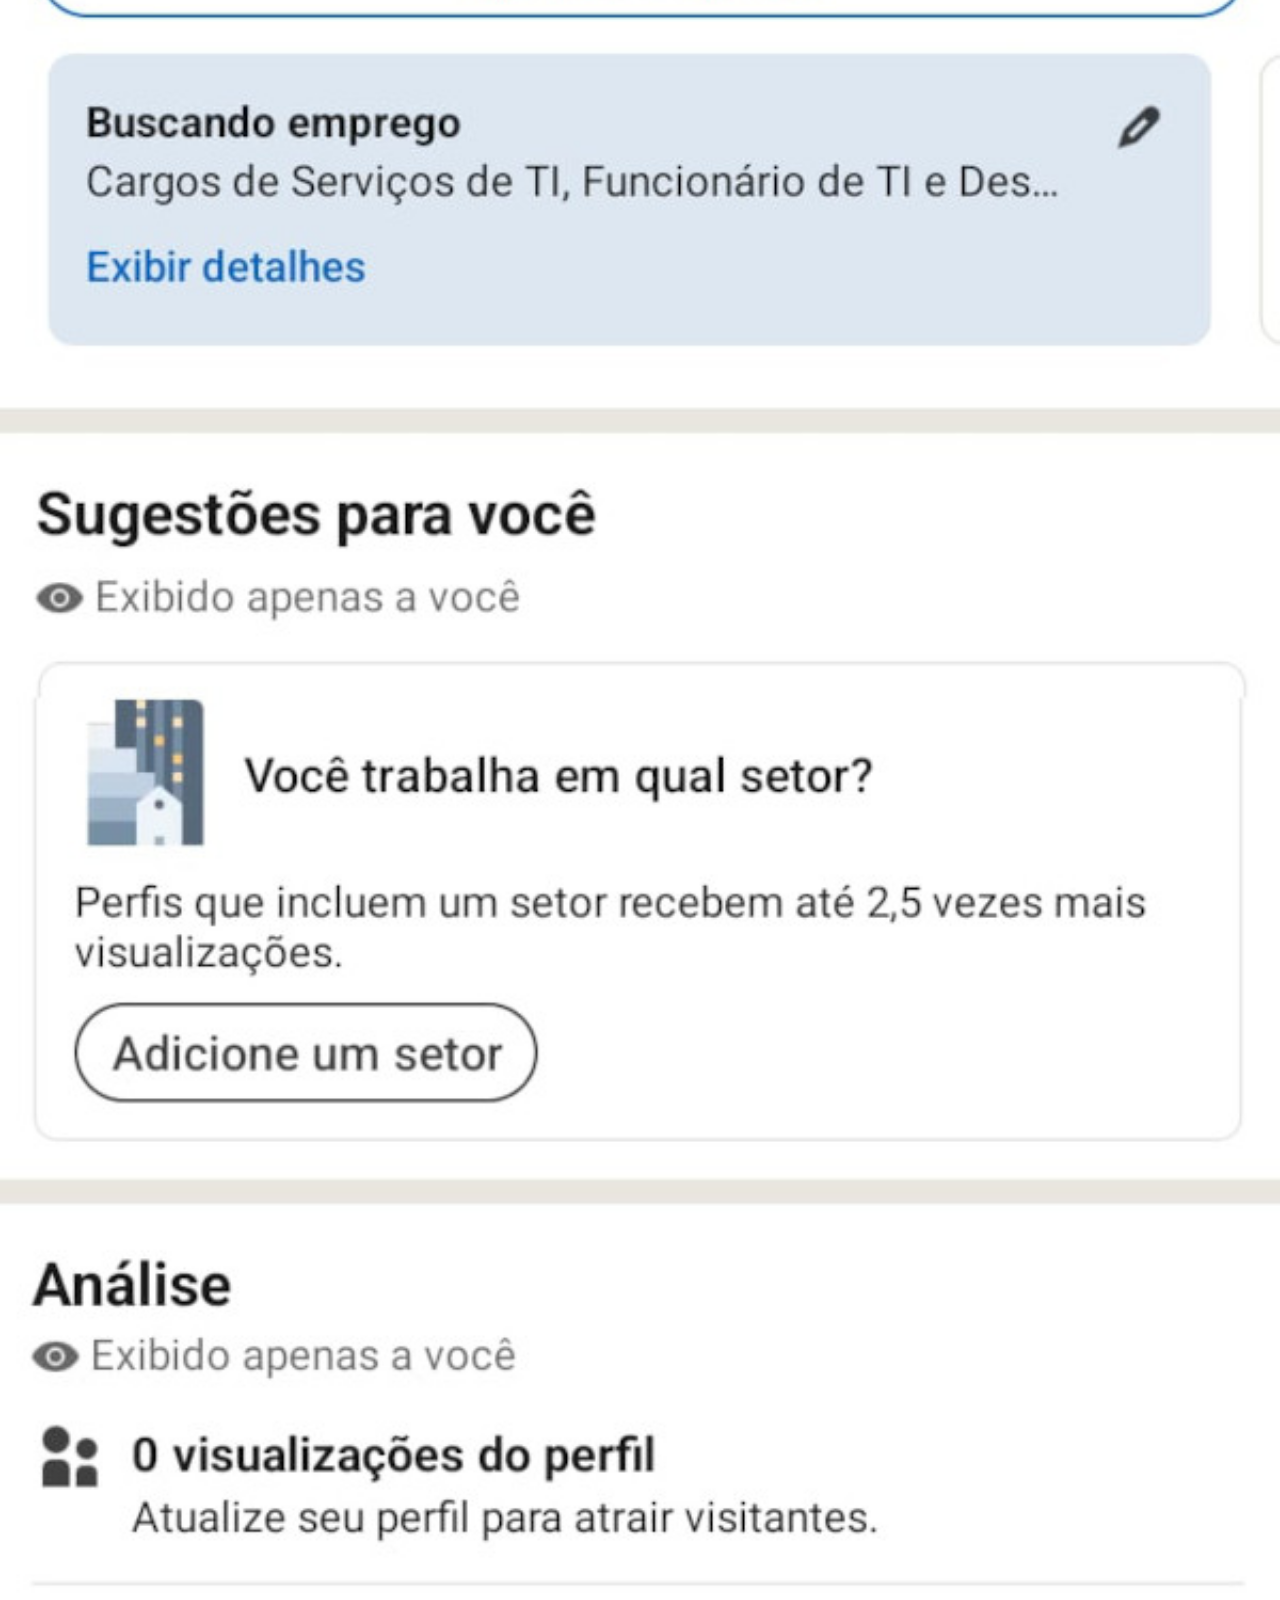
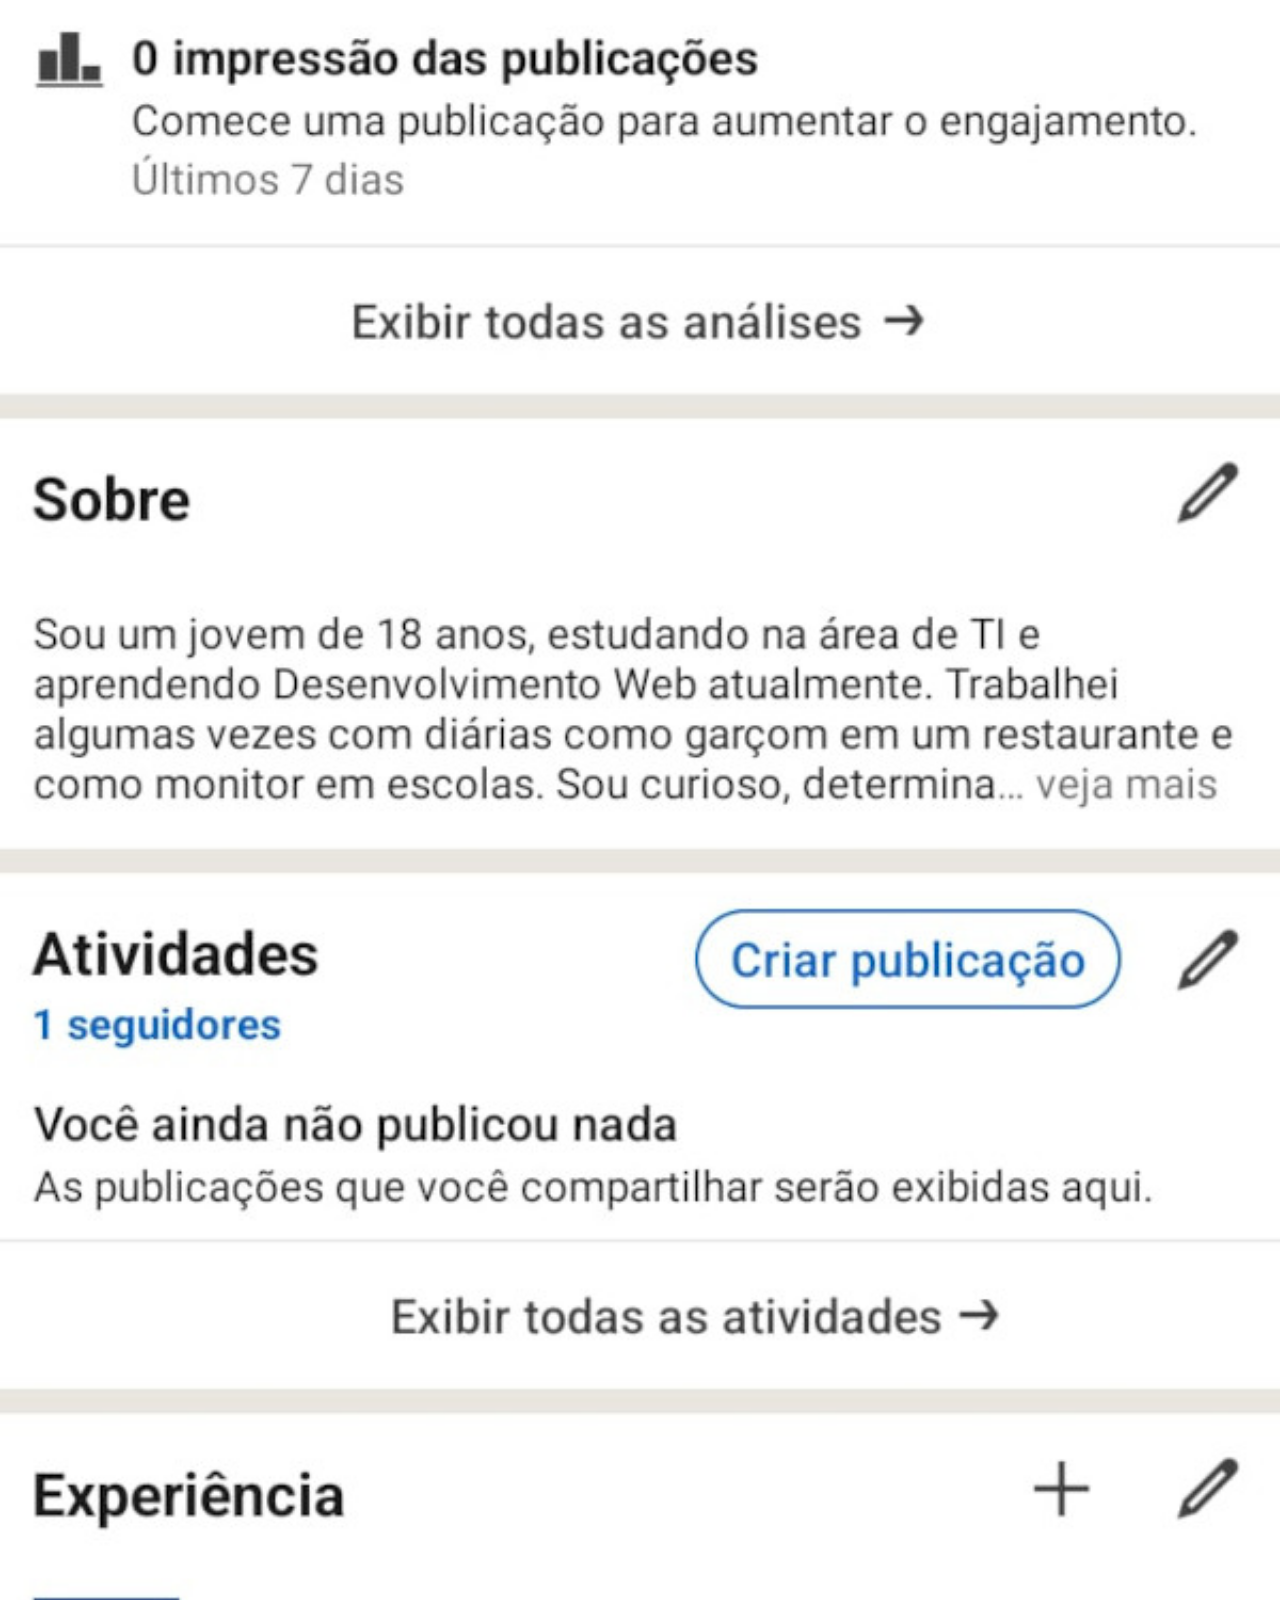
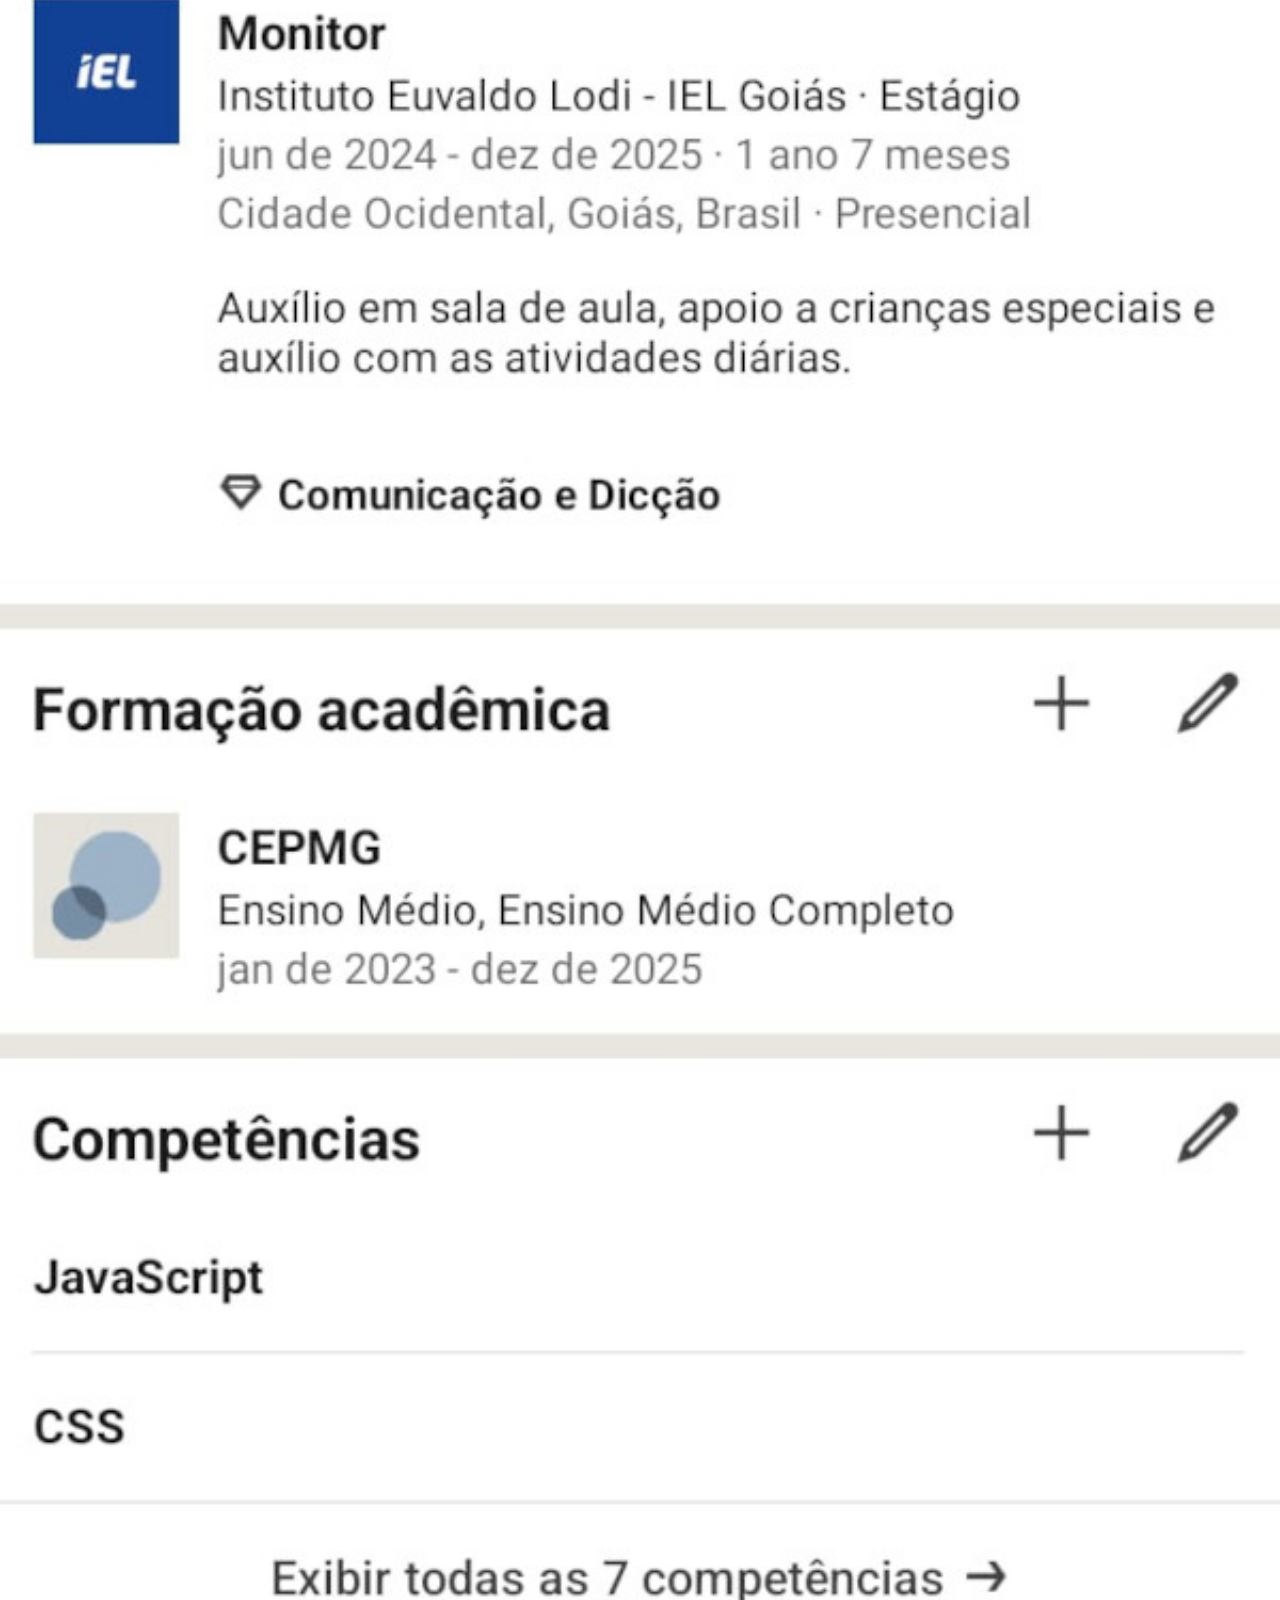
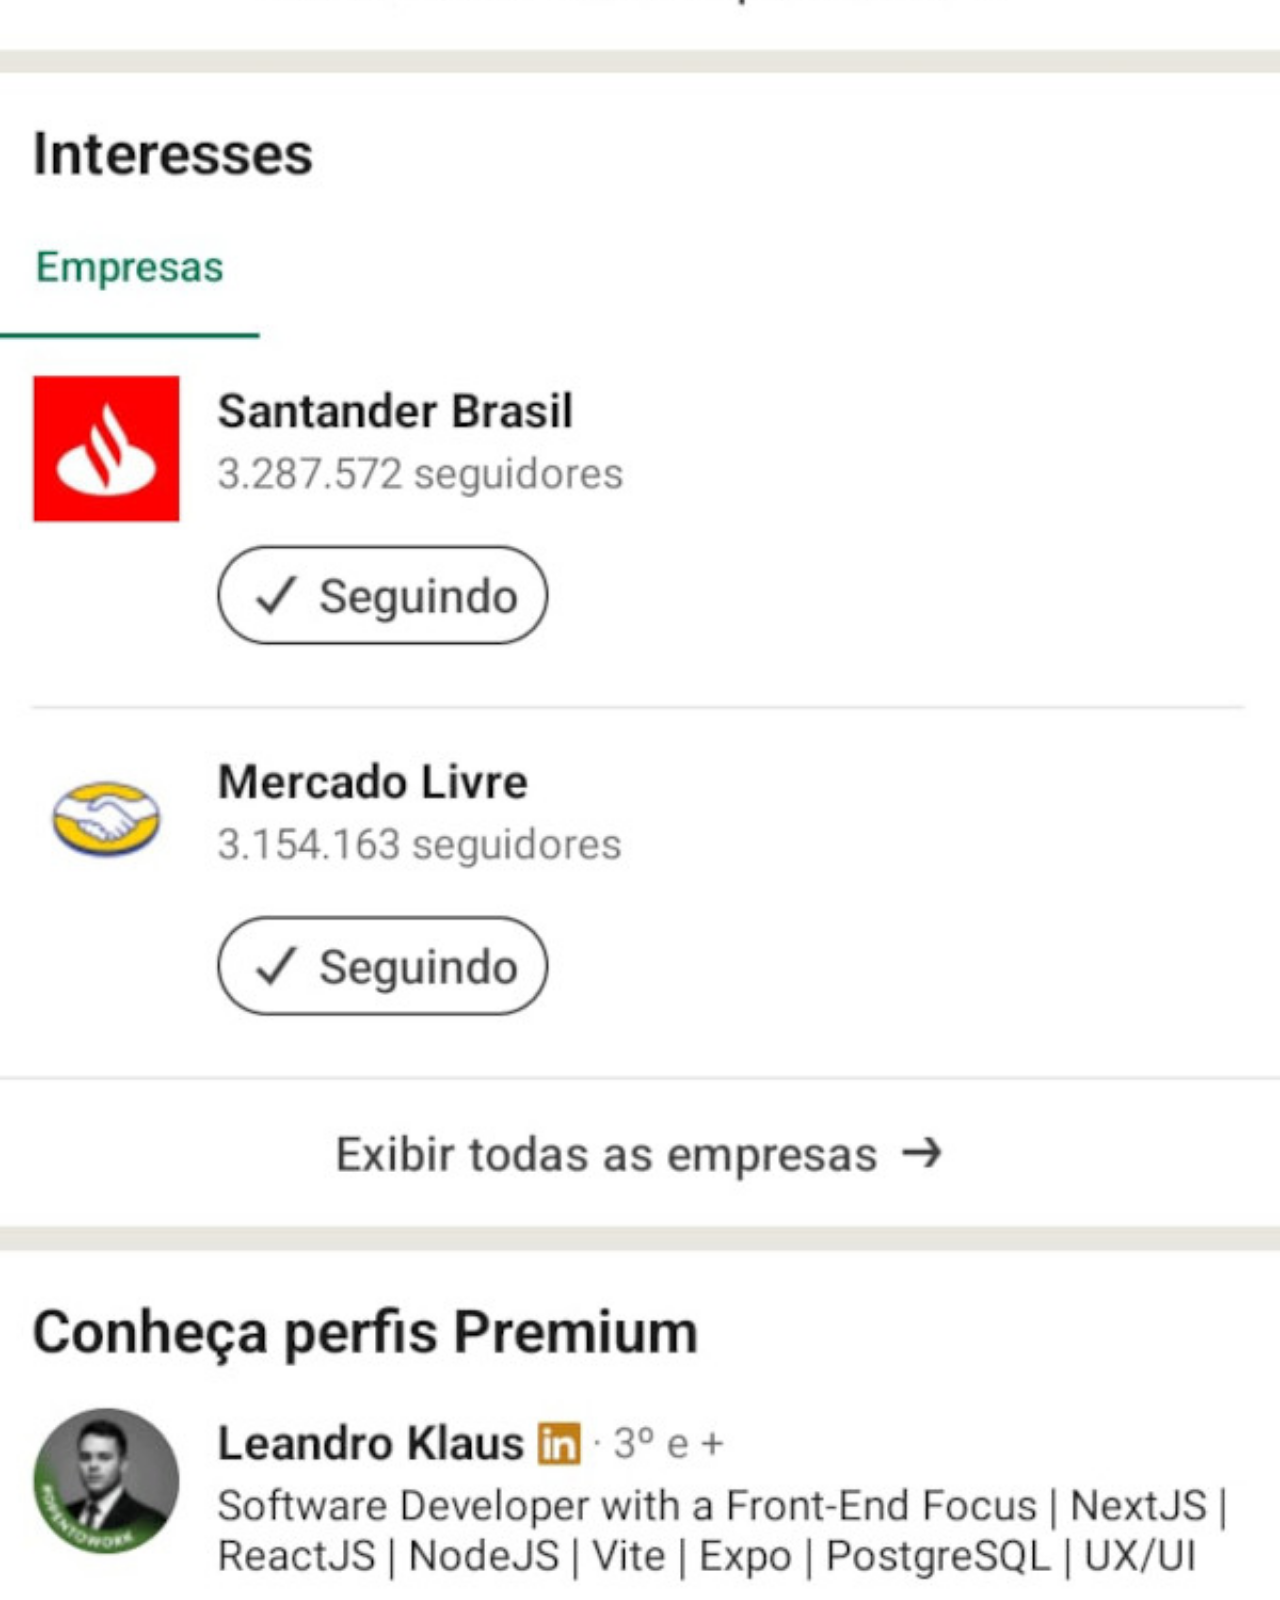
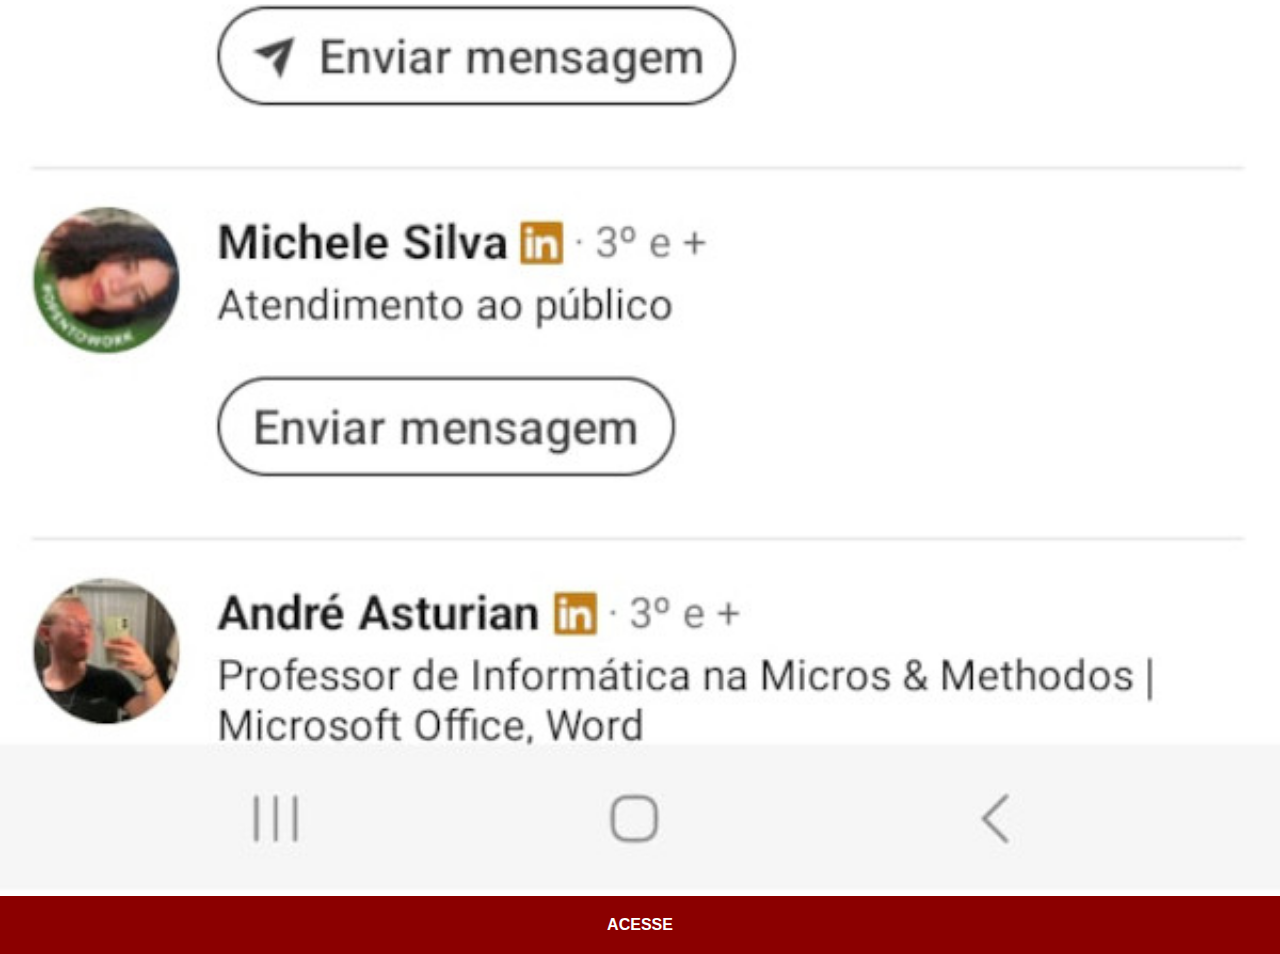
<file: linkedin.html>
<!DOCTYPE html>
<html lang="en">
<head>
    <meta charset="UTF-8">
    <meta name="viewport" content="width=device-width, initial-scale=1.0">
    <title>Document</title>
    <link rel="stylesheet" href="estilos/social.css">
</head>
<body>
    <img src="imagens/linkedin.jpg" alt="">
    <a href="https://www.linkedin.com/in/rafael-silva-almeida-3b8405398/" target="_blank">ACESSE</a>
</body>
</html>
</file>
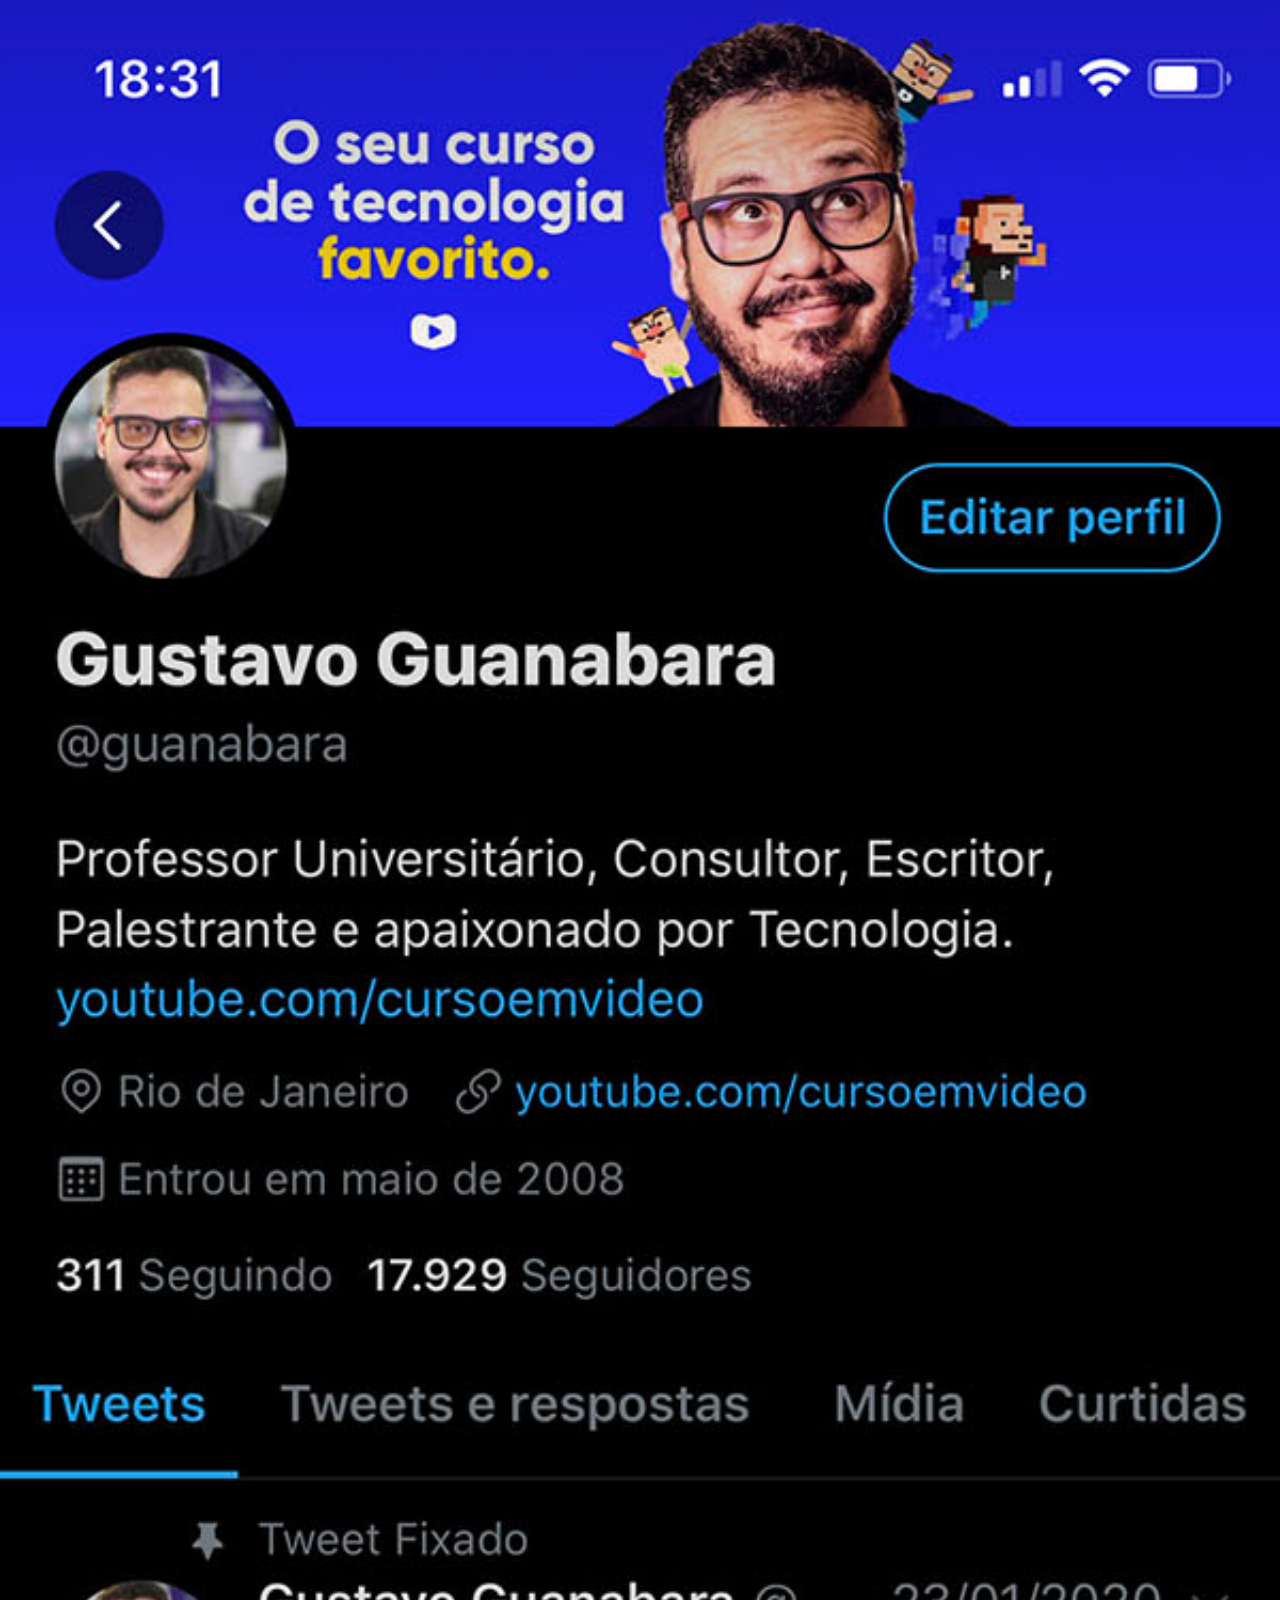
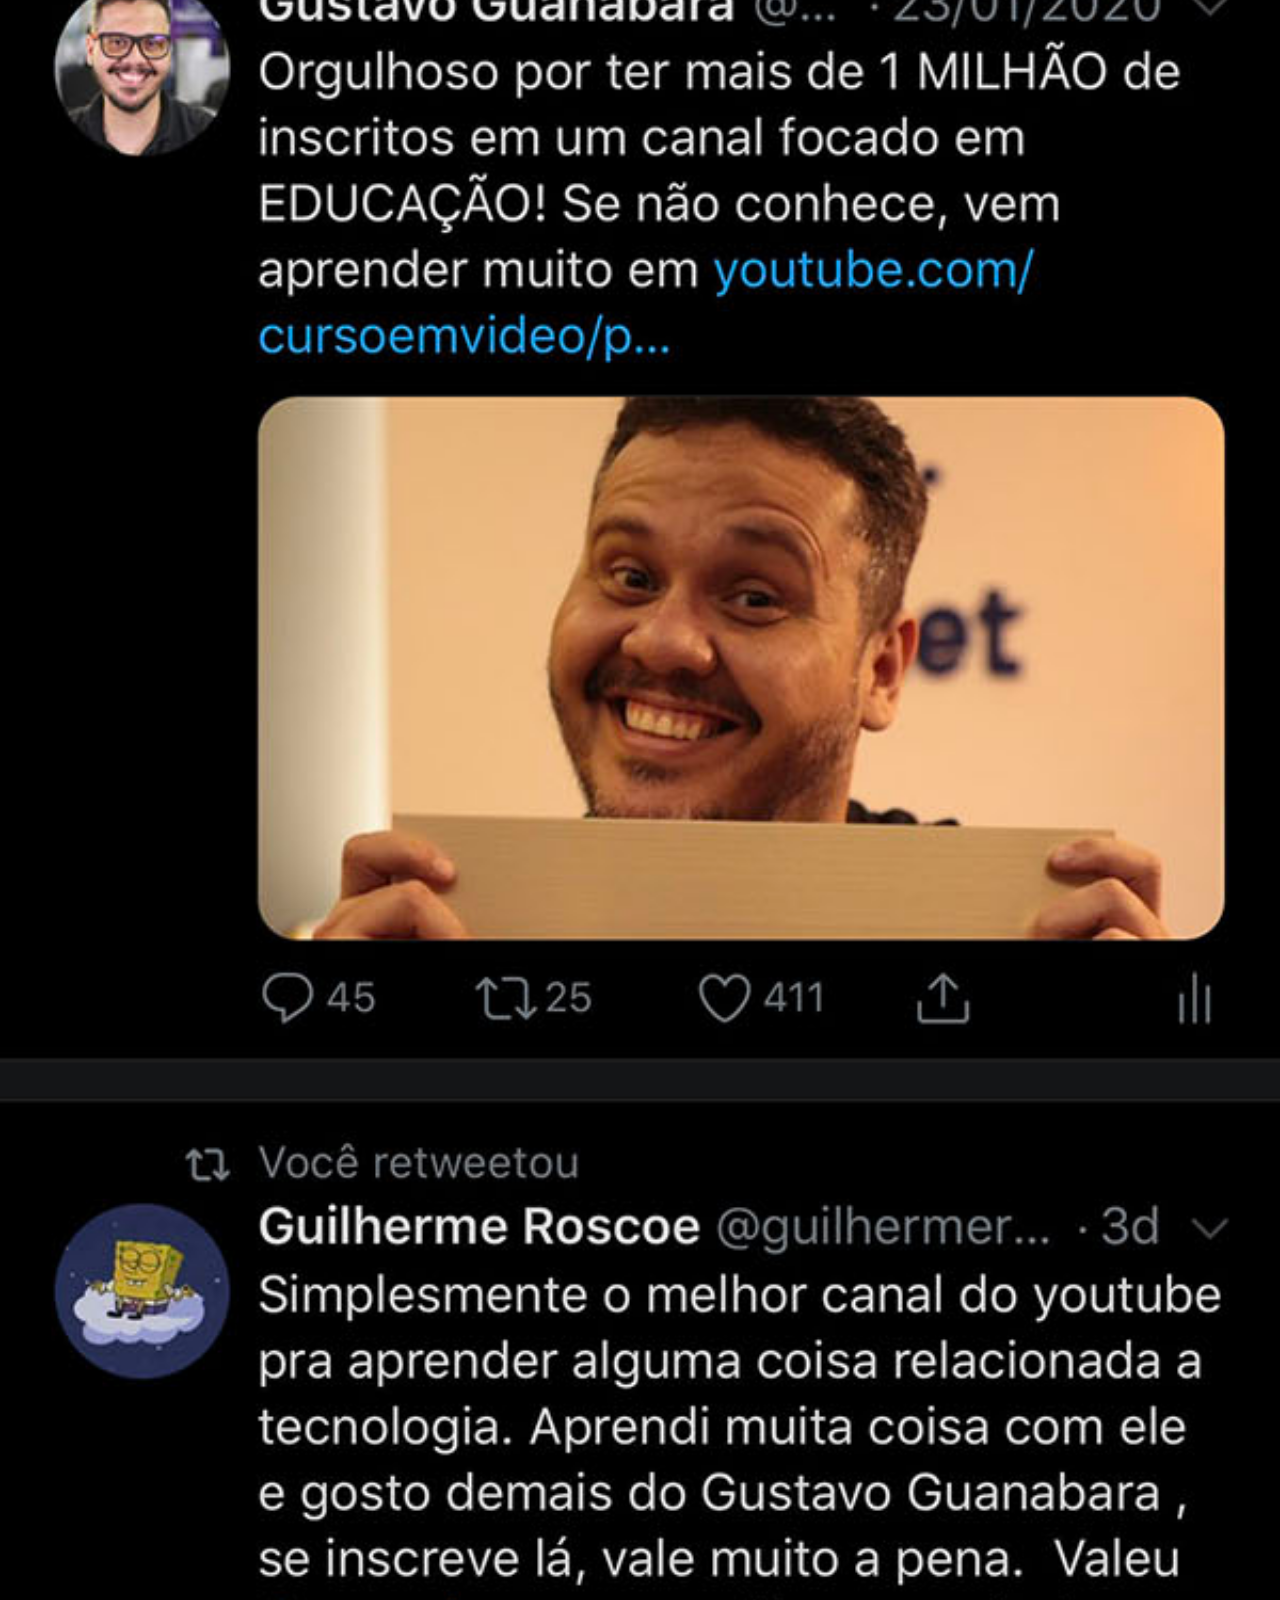
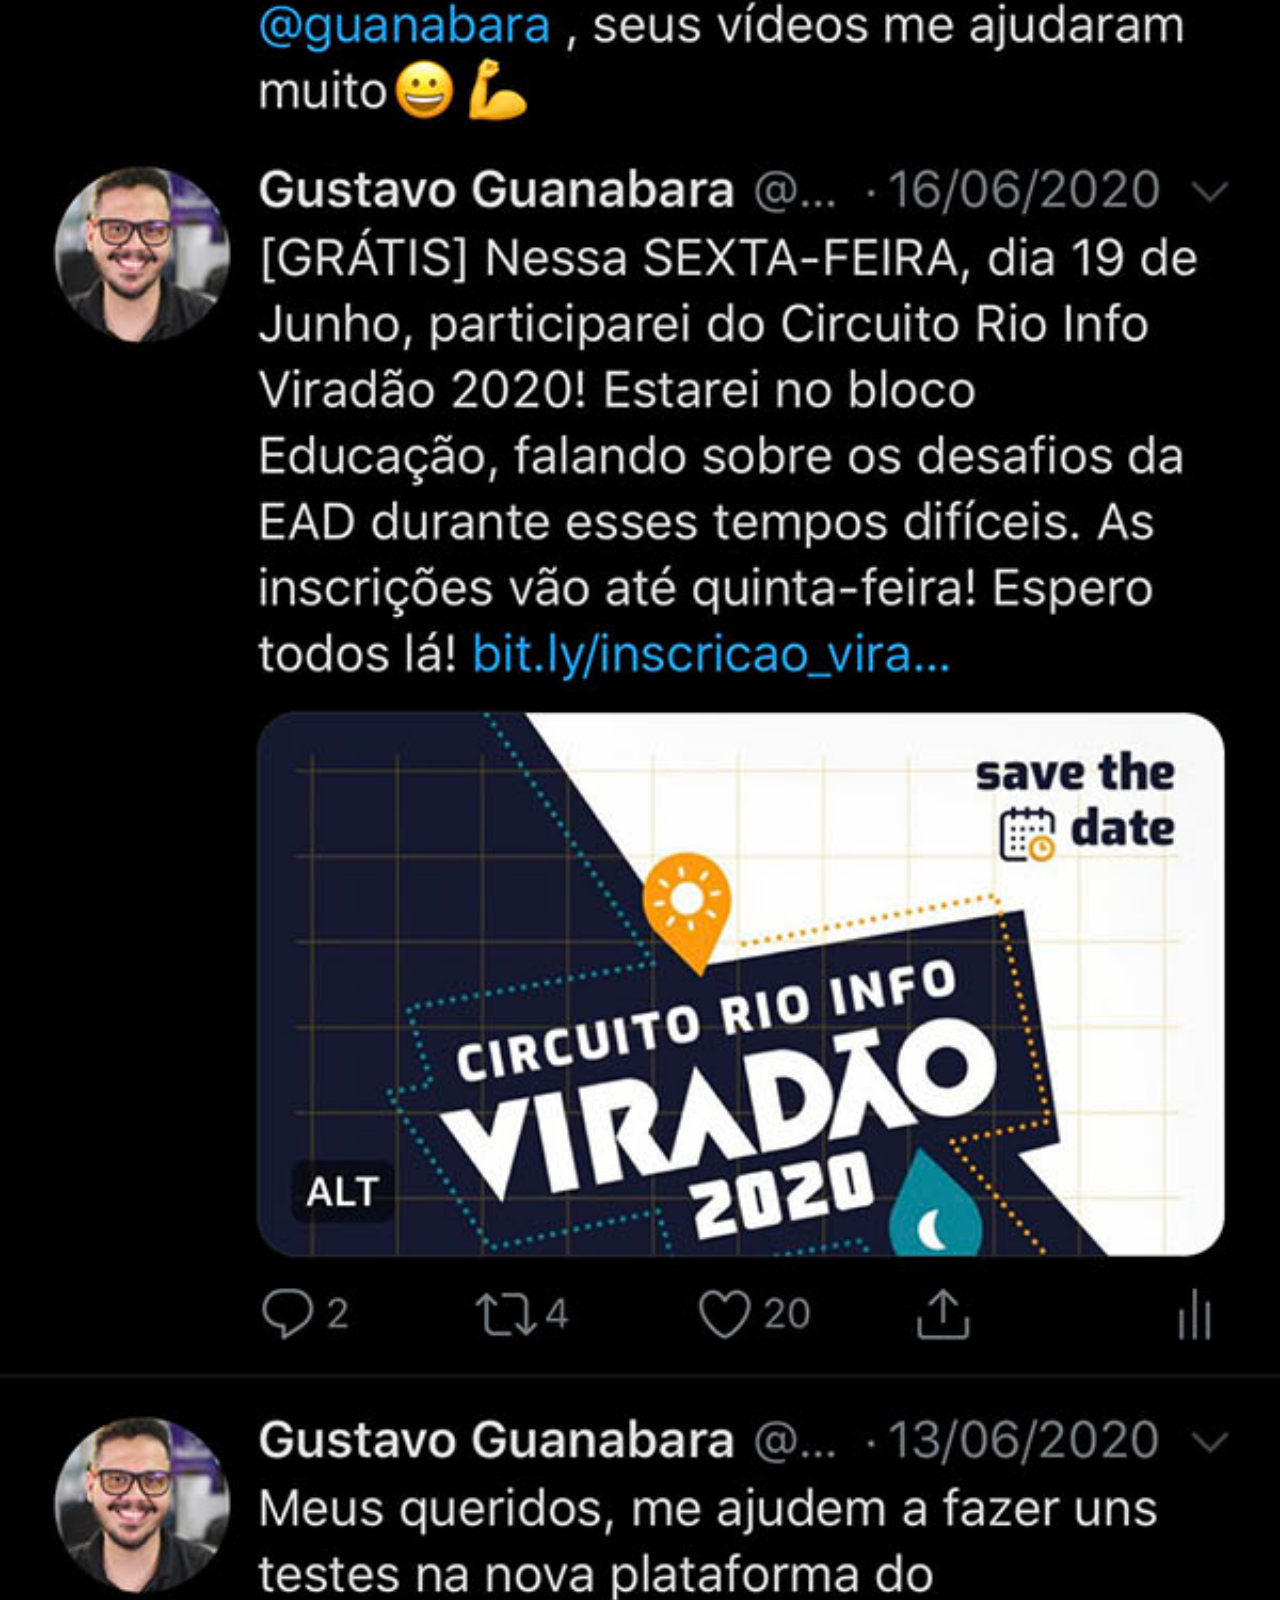
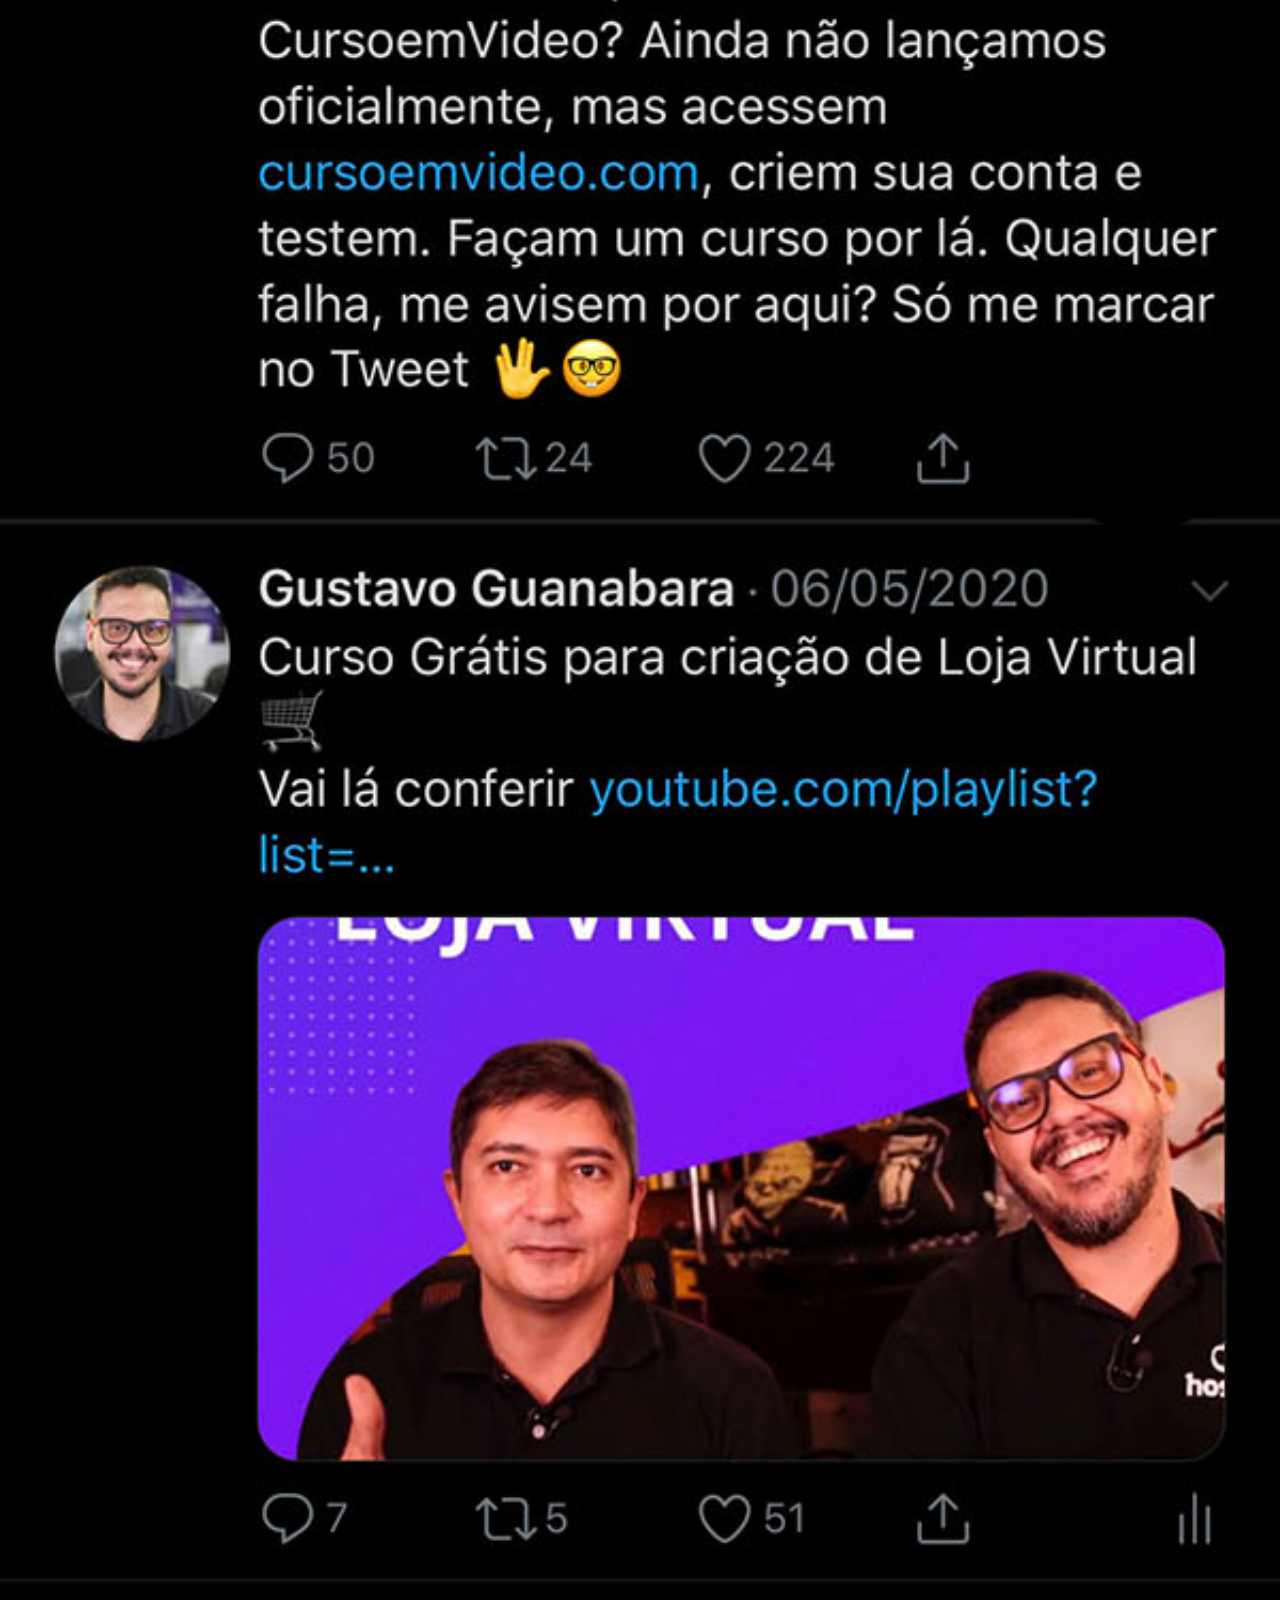
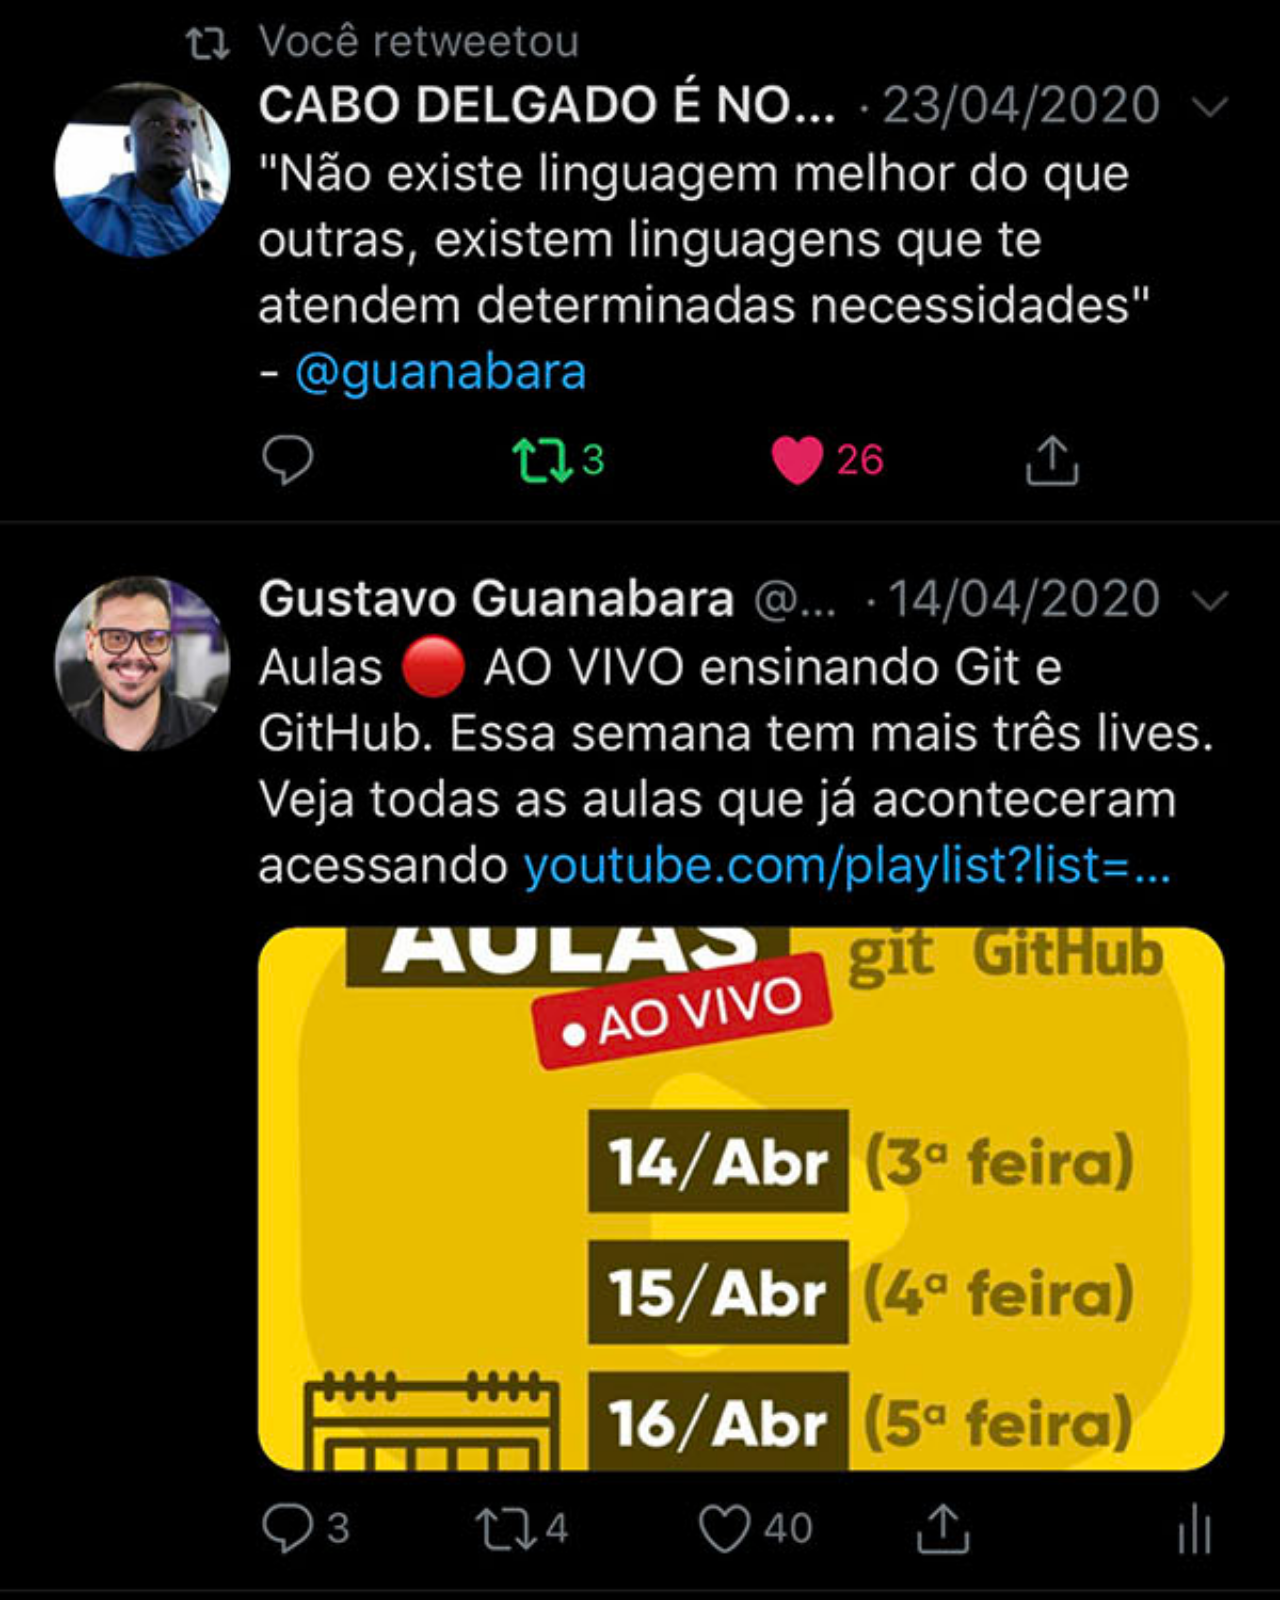
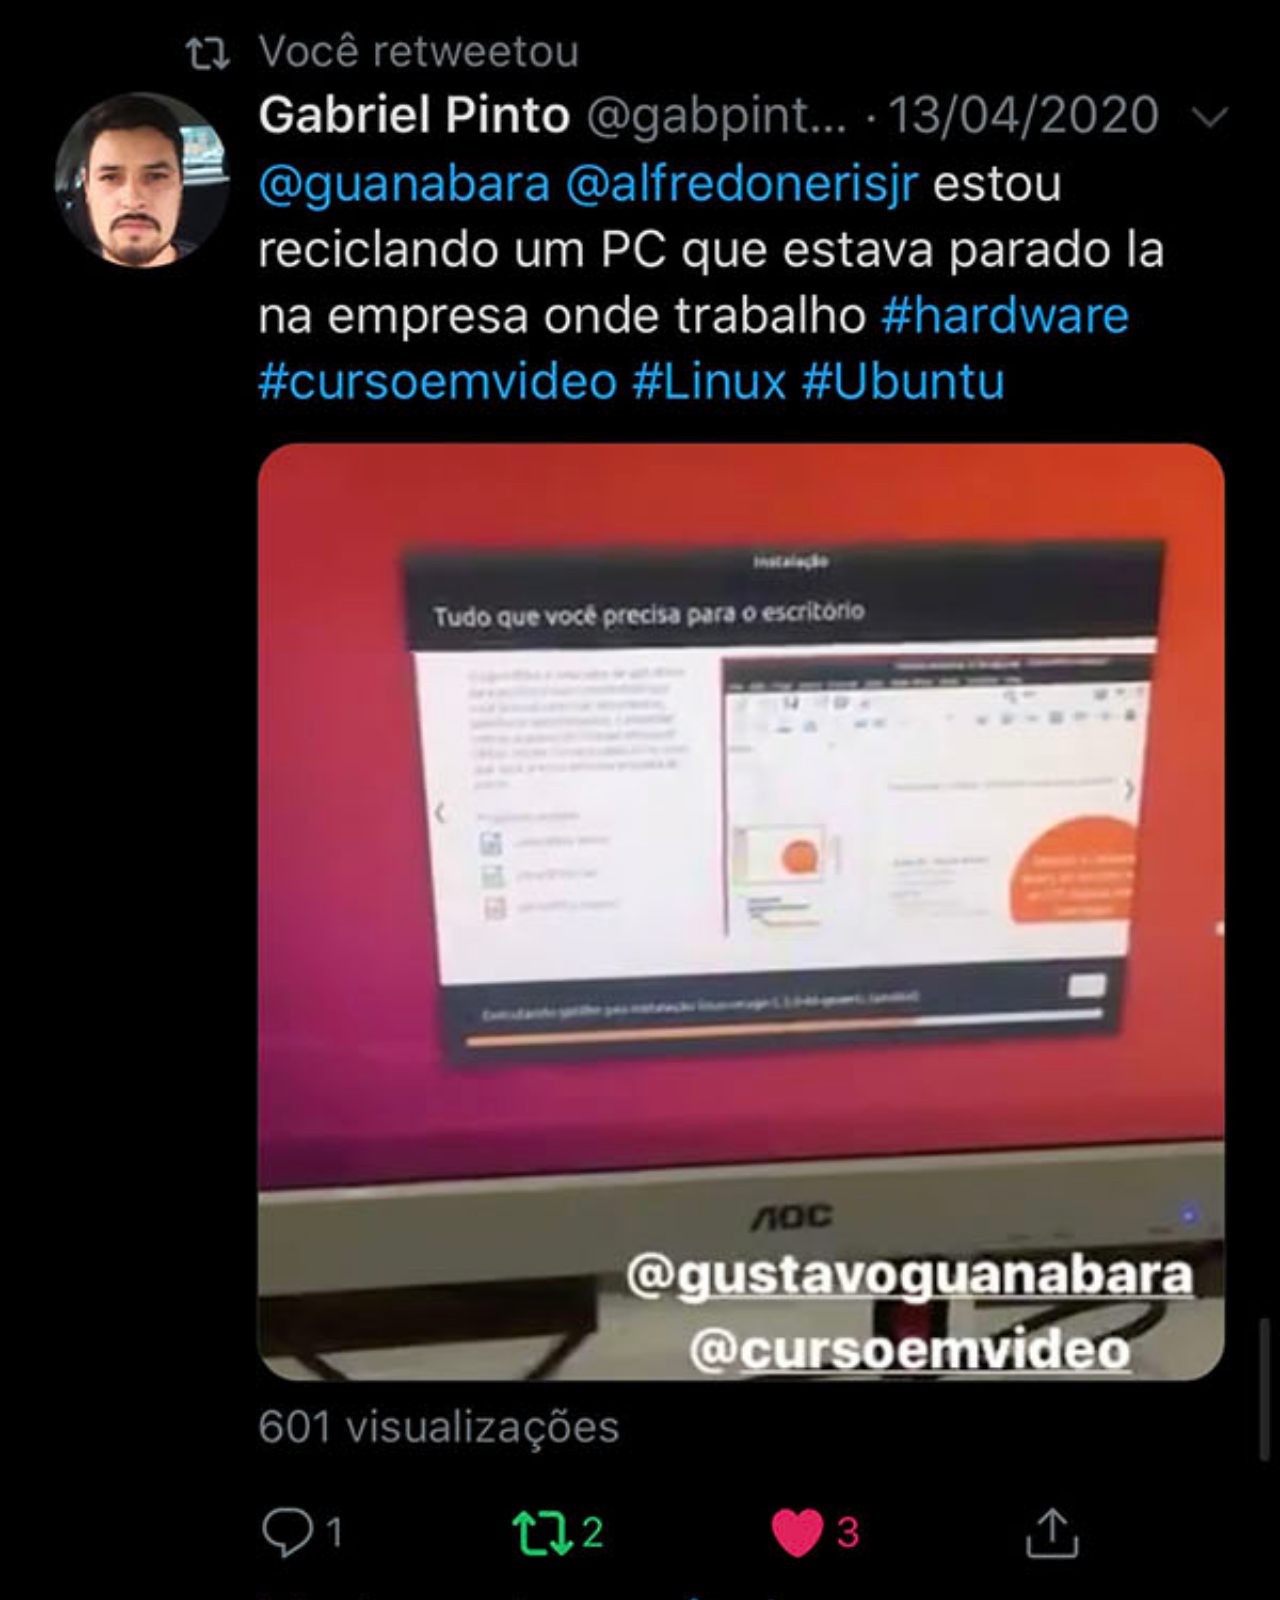
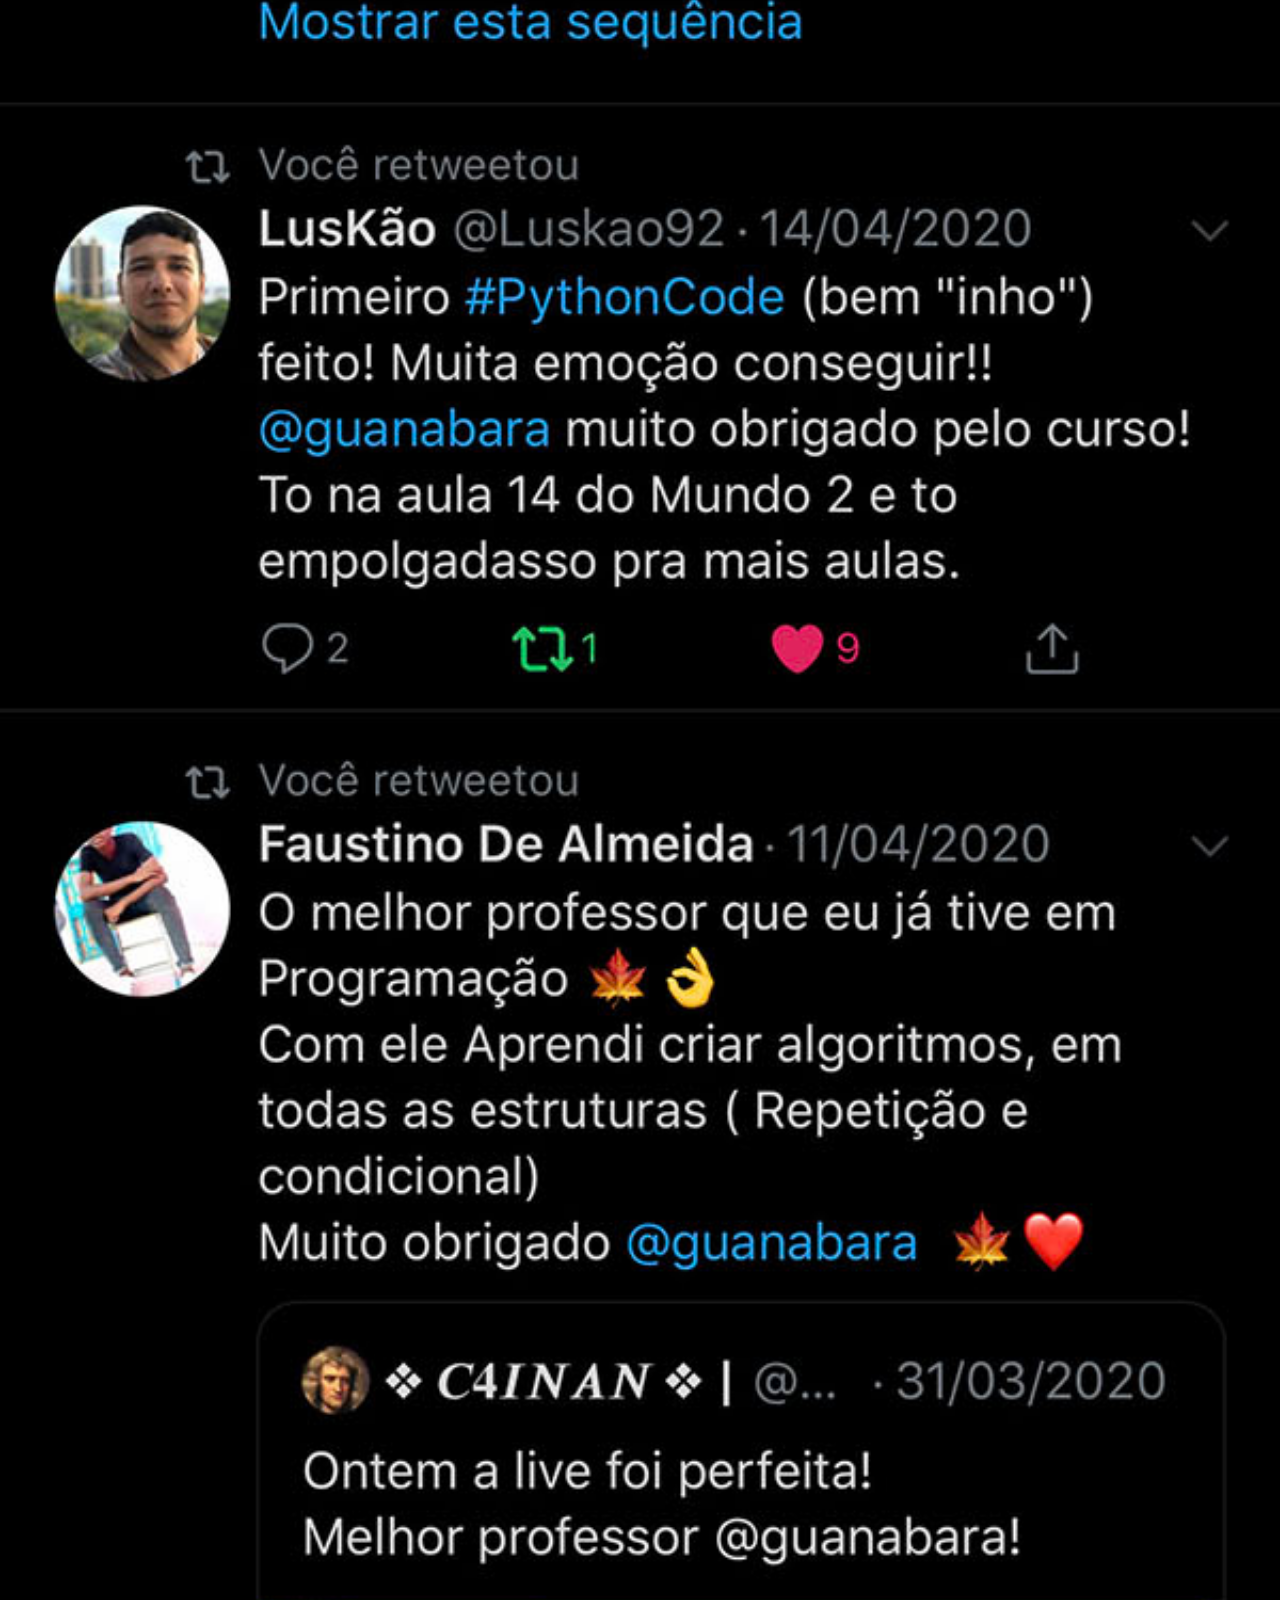
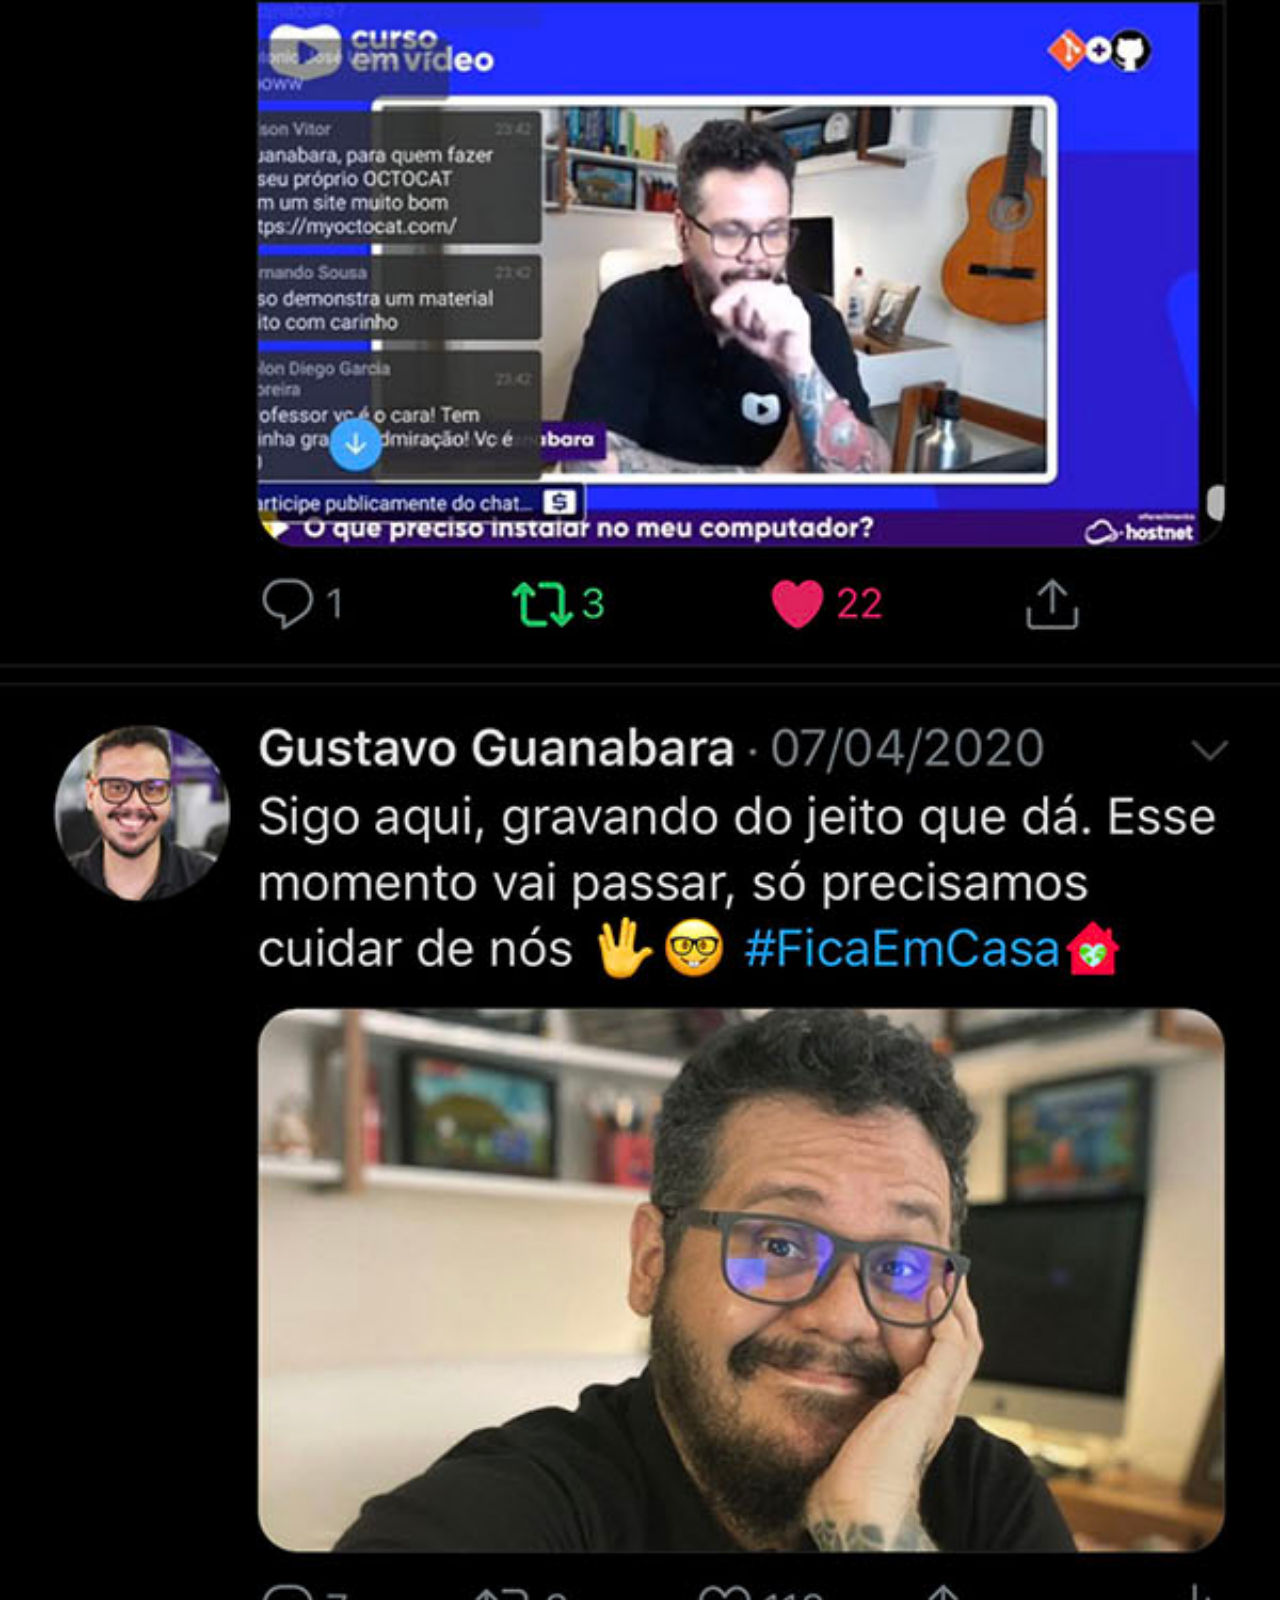
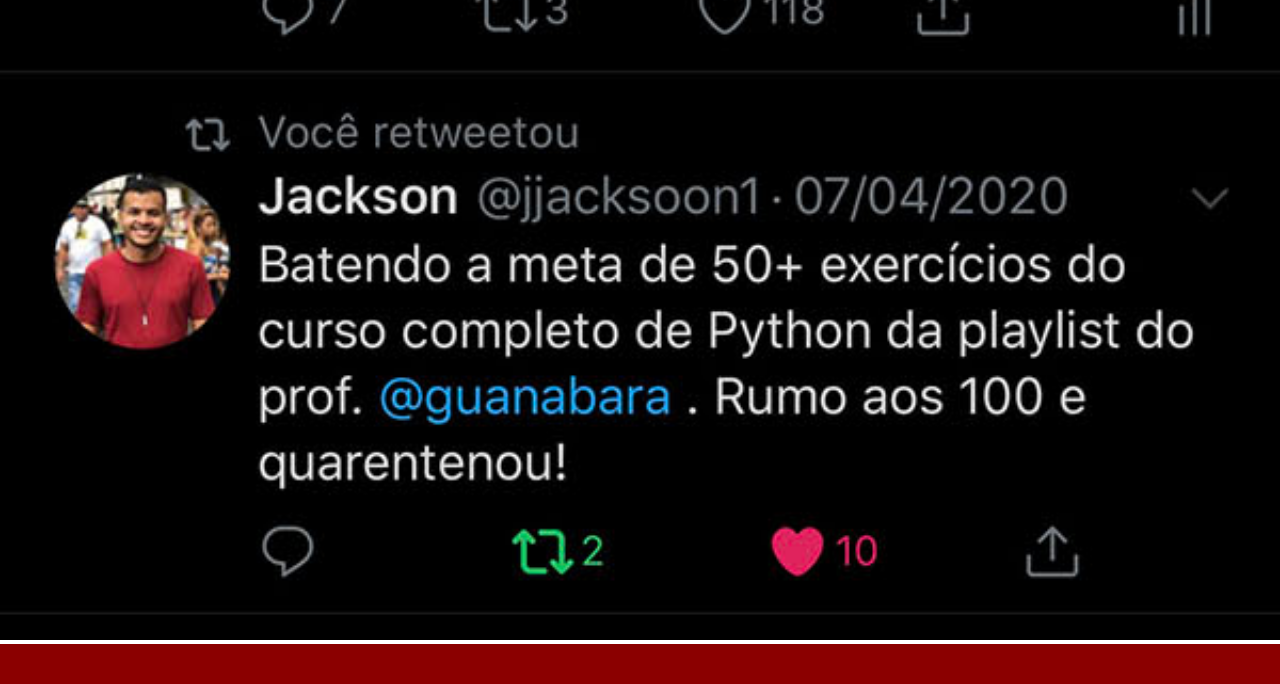
<file: twitter.html>
<!DOCTYPE html>
<html lang="en">
<head>
    <meta charset="UTF-8">
    <meta name="viewport" content="width=device-width, initial-scale=1.0">
    <title>Document</title>
    <link rel="stylesheet" href="estilos/social.css">
</head>
<body>
    <img src="imagens/tela-twitter.jpg" alt="">
    <a href=""></a>
</body>
</html>
</file>
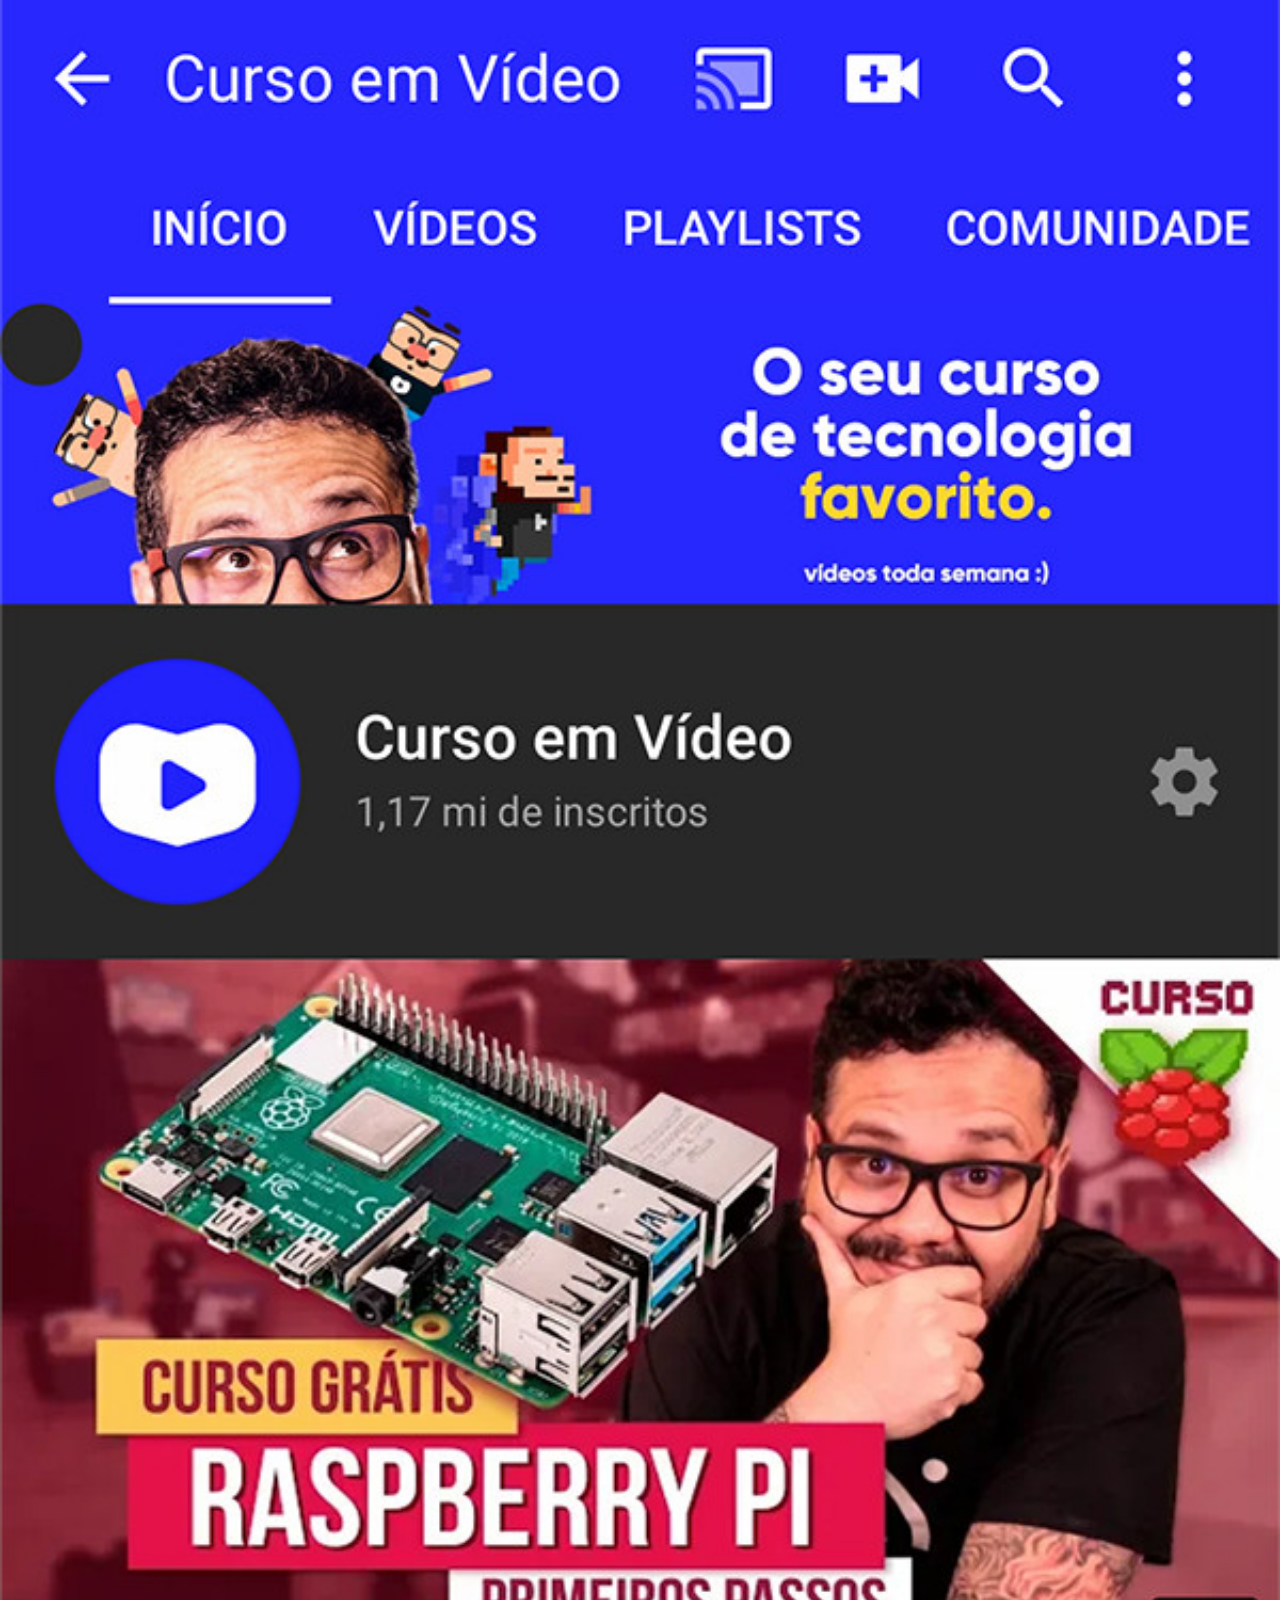
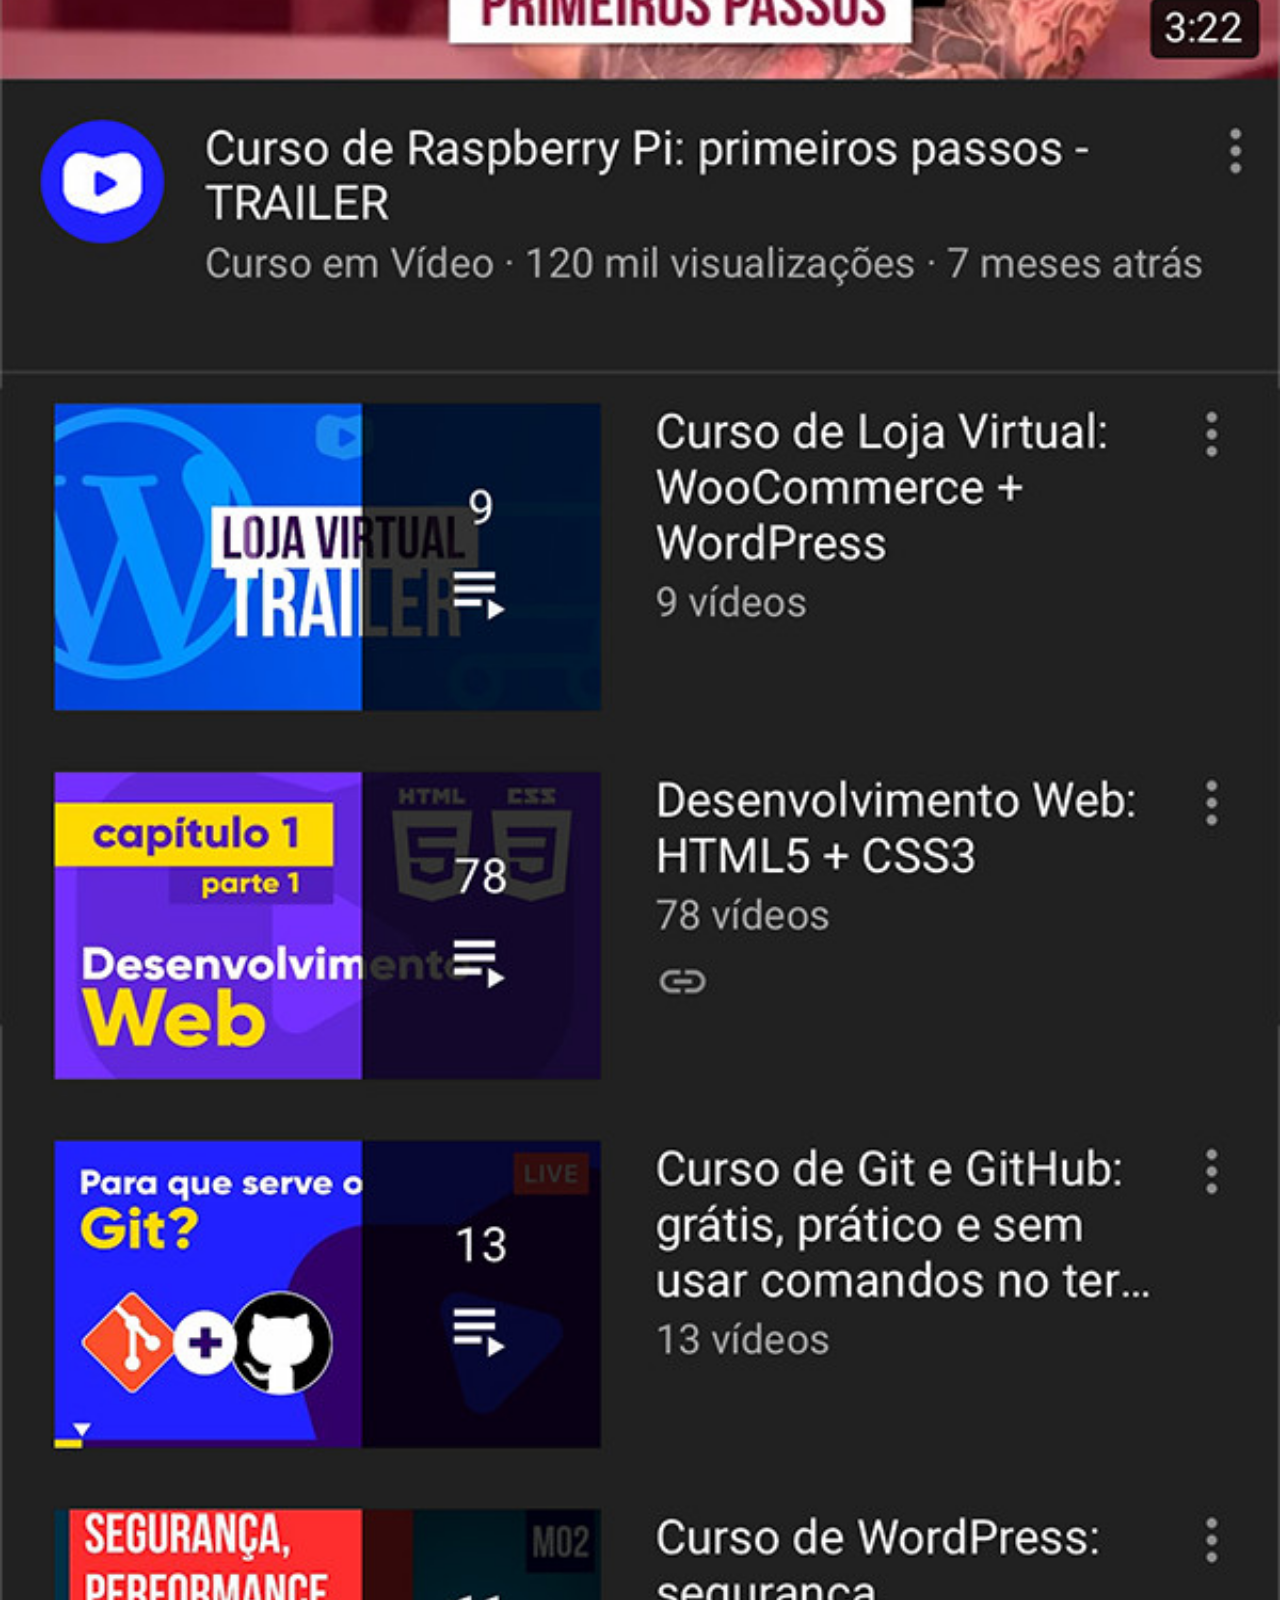
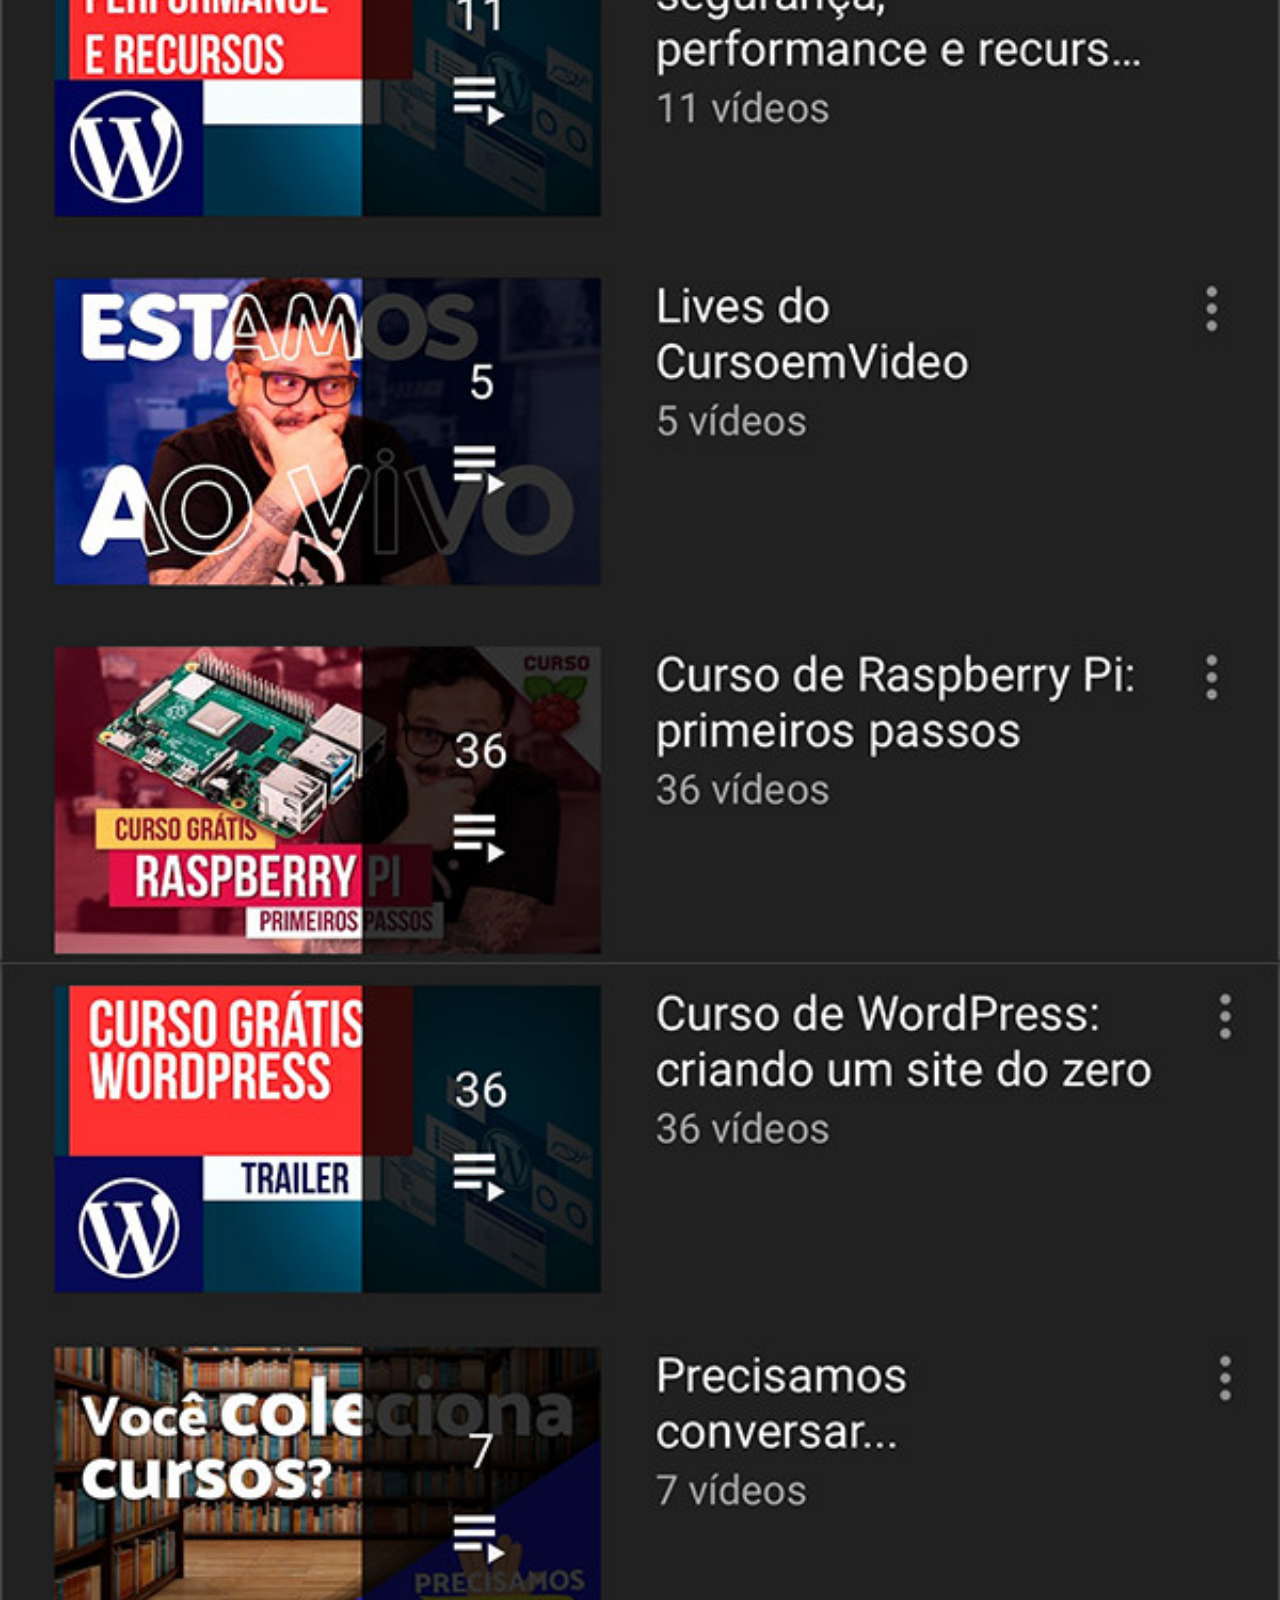
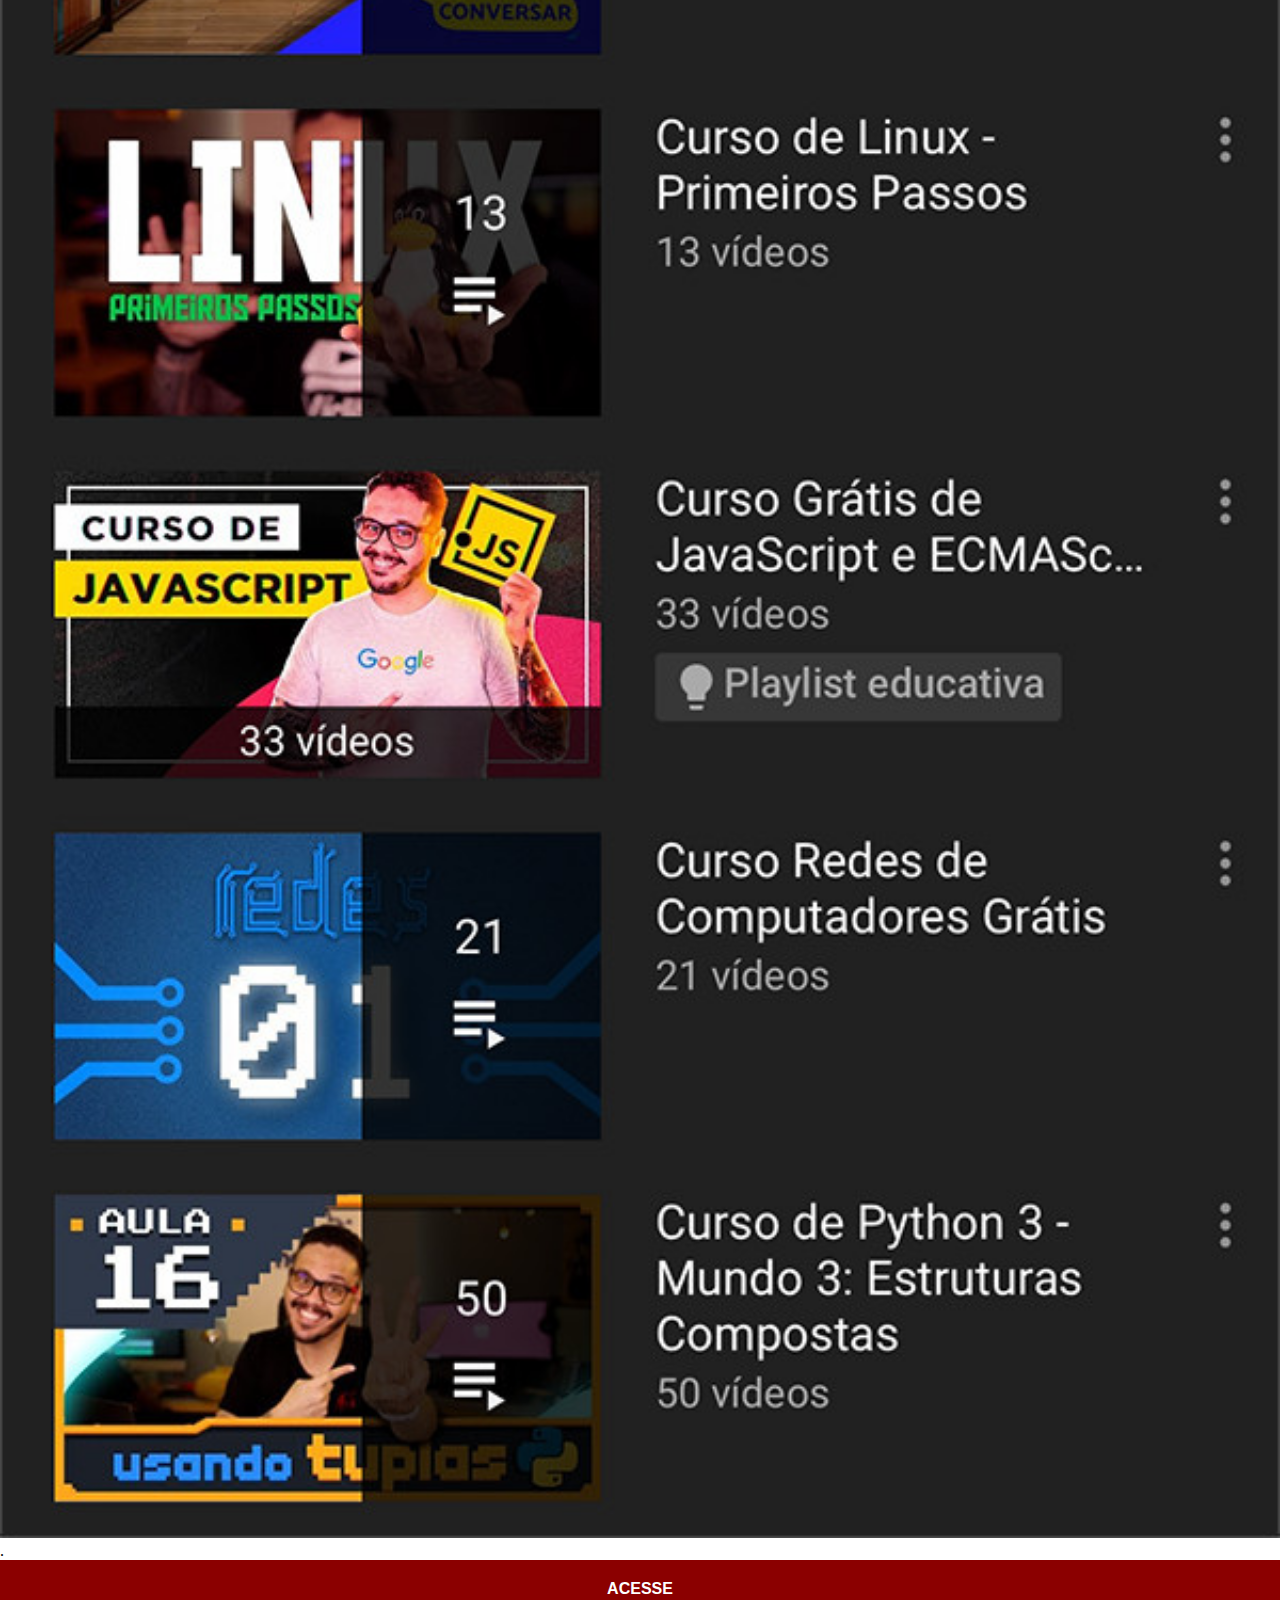
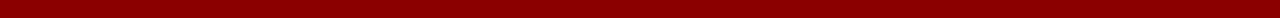
<file: youtube.html>
<!DOCTYPE html>
<html lang="pt-br">
<head>
    <meta charset="UTF-8">
    <meta name="viewport" content="width=device-width, initial-scale=1.0">
    <title>Document</title>
    <link rel="stylesheet" href="estilos/social.css">
</head>
<body>
    <img src="imagens/tela-youtube.jpg" alt="">.
    <a href="https://www.youtube.com/cursoemvideo"  target="_blank">ACESSE</a>
</body>
</html>
</file>
<file: estilos/social.css>
@charset "UTF-8";

* {
        margin: 0;
    padding: 0;
}

::-webkit-scrollbar {
    display: none;
}
img {
    width: 100vw;
}

a {
    display: block;
    padding: 20px;
    background-color: darkred;
    color: white;
    font-weight: bolder;
    text-align: center;
    text-decoration: none;
    font-family: Arial, sans-serif;
}

a:hover {
    background-color: red;
}
</file>
